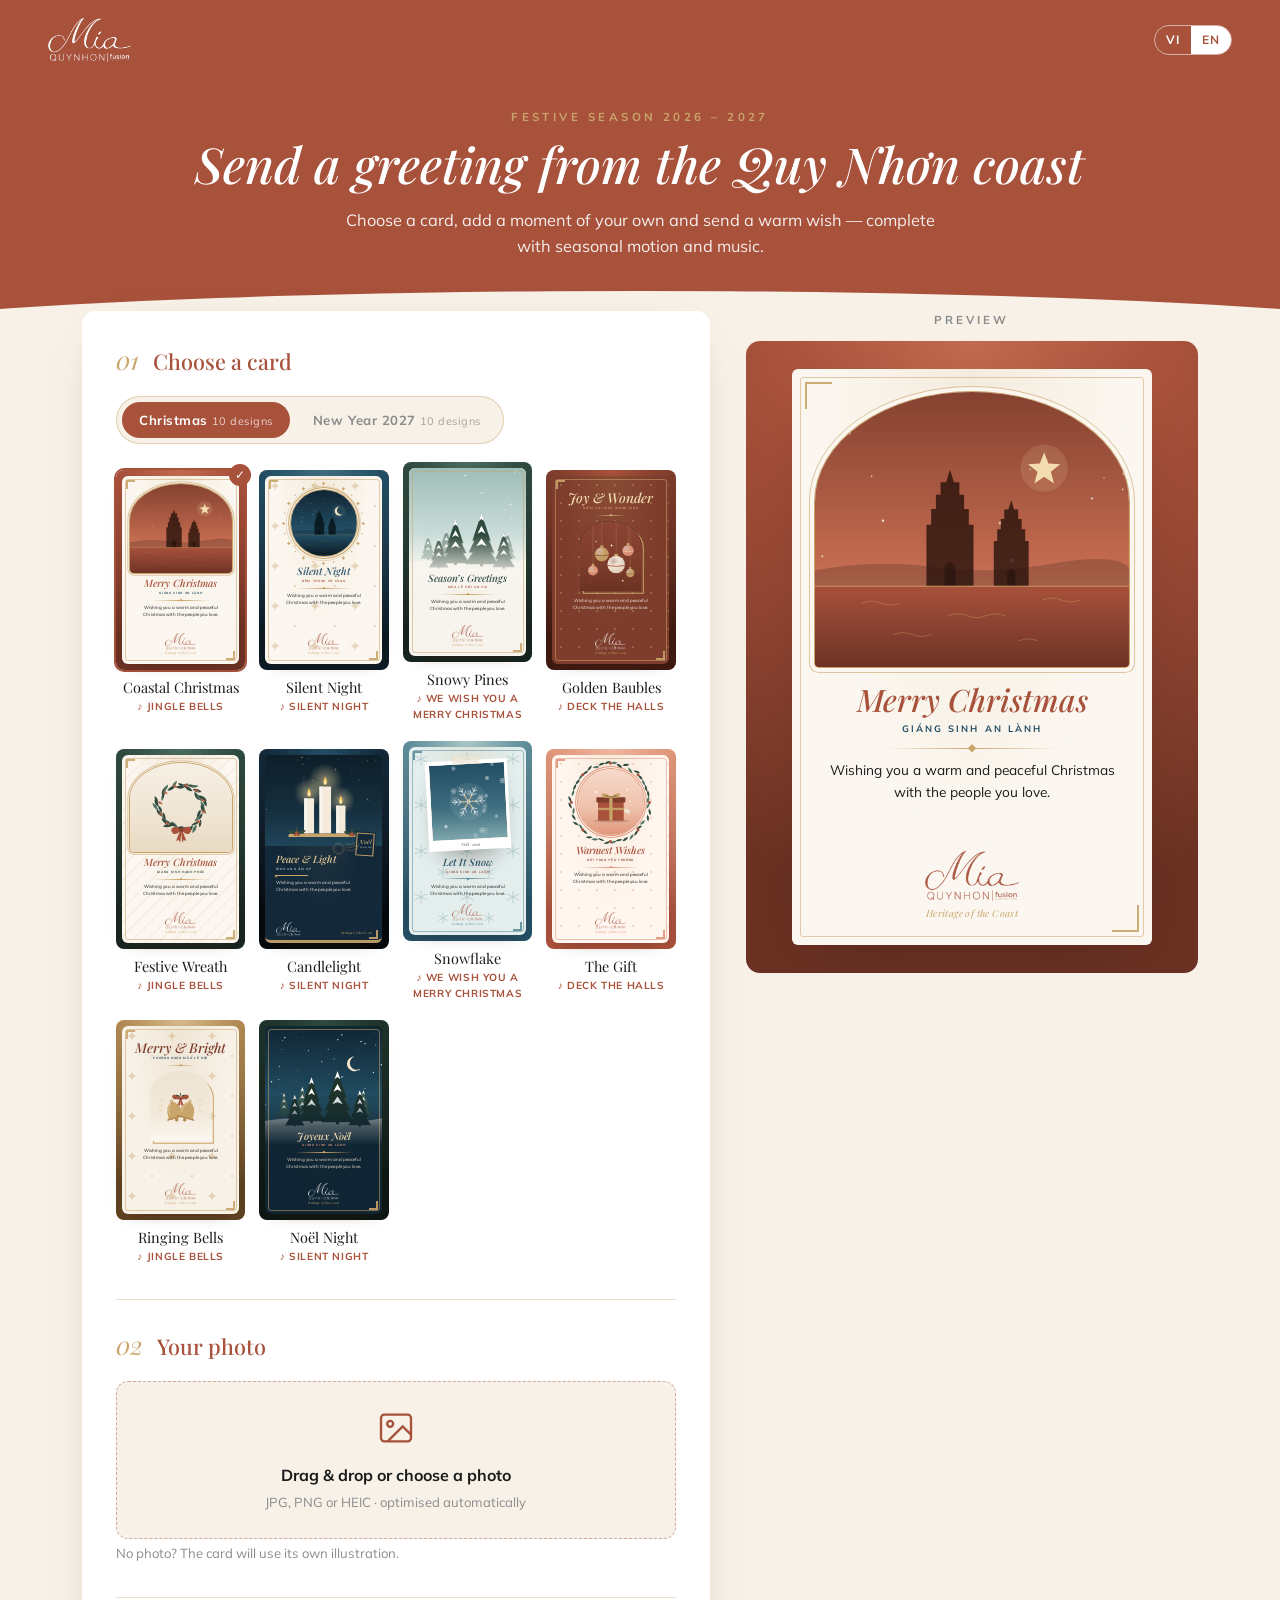
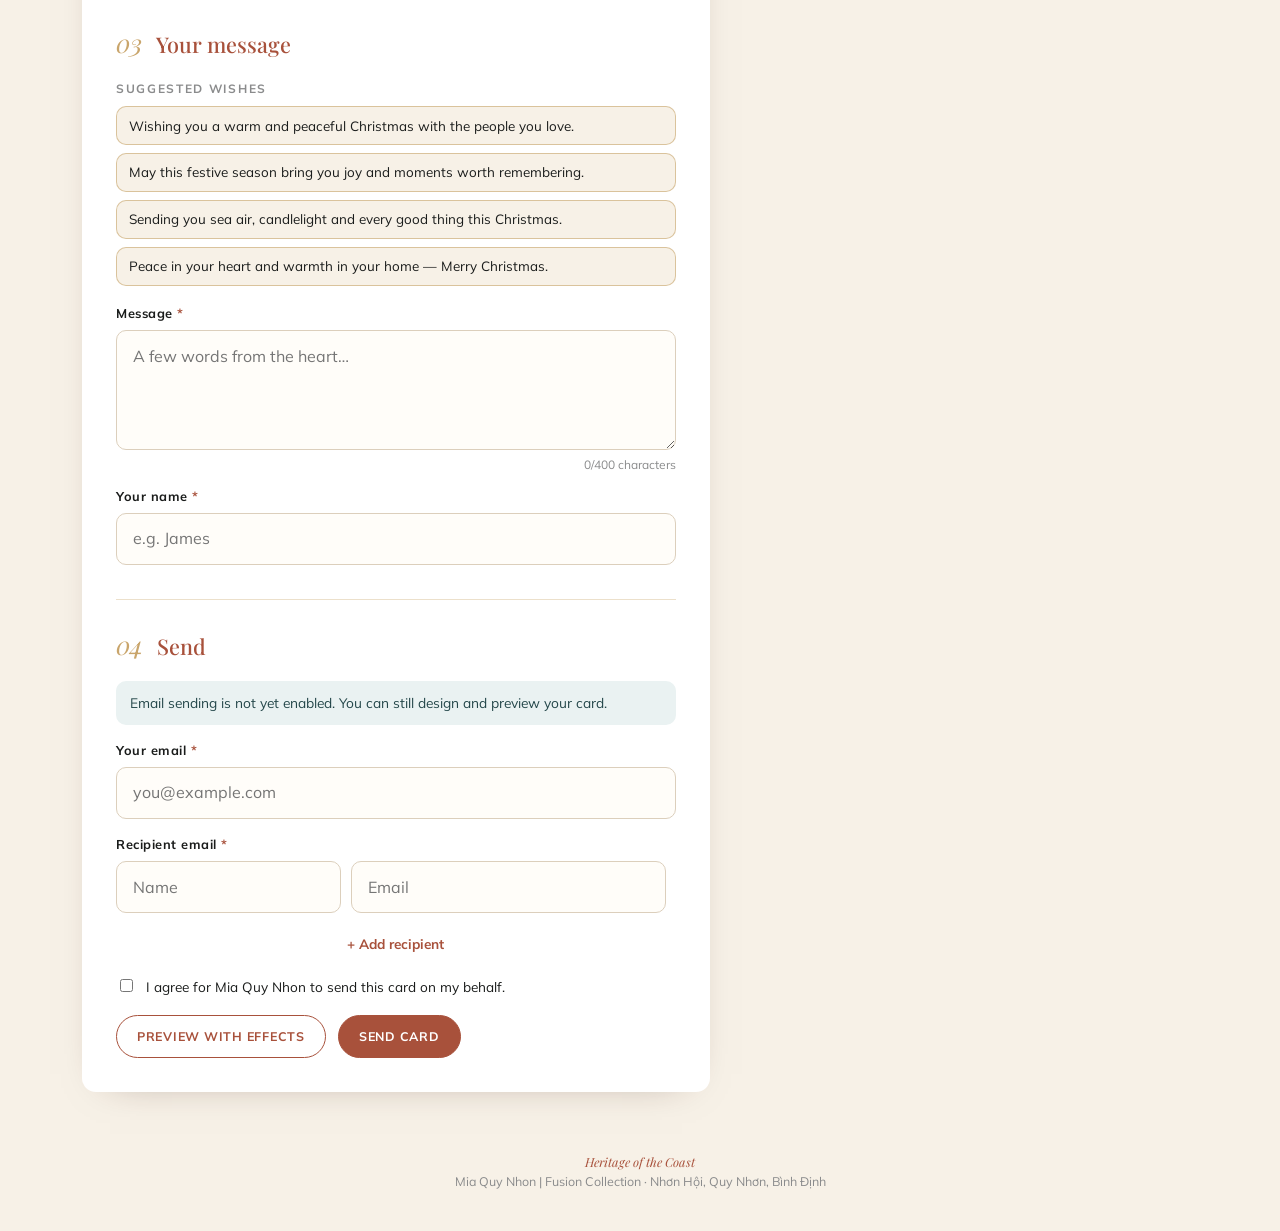
<file: ecard/index.html>
<!DOCTYPE html>
<html lang="vi">
<head>
  <meta charset="utf-8">
  <script>/* Deep links: #demo-<theme> or #preview open the card viewer */
    if (/^#(demo-[a-z0-9-]+|preview)$/.test(location.hash)) location.replace('card.html' + location.hash);</script>
  <meta name="viewport" content="width=device-width, initial-scale=1">
  <title>Gửi Thiệp Mùa Lễ Hội · Festive eCards — Mia Quy Nhon</title>
  <meta name="description" content="Gửi thiệp Giáng Sinh và Năm Mới từ Mia Quy Nhon | Fusion Collection. Send a festive eCard from the Quy Nhơn coast.">
  <meta property="og:title" content="Festive eCards — Mia Quy Nhon | Fusion Collection">
  <meta property="og:description" content="Send a Christmas or New Year greeting from the Quy Nhơn coast.">
  <meta name="theme-color" content="#A8513B">
  <link rel="icon" href="assets/img/logo-terracotta.png">
  <link rel="preconnect" href="https://fonts.googleapis.com">
  <link rel="preconnect" href="https://fonts.gstatic.com" crossorigin>
  <link href="https://fonts.googleapis.com/css2?family=Mulish:ital,wght@0,400;0,700;1,400&family=Playfair+Display:ital,wght@0,400;0,500;1,400;1,500&display=swap" rel="stylesheet">
  <link rel="stylesheet" href="assets/css/ecard.css">
</head>
<body>
  <header class="topbar">
    <a href="https://miaquynhon.com" target="_blank" rel="noopener"><img class="topbar__logo" src="assets/img/logo-white.png" alt="Mia Quy Nhon | Fusion Collection"></a>
    <div class="lang" role="group" aria-label="Language">
      <button type="button" data-lang="vi" aria-pressed="true">VI</button>
      <button type="button" data-lang="en" aria-pressed="false">EN</button>
    </div>
  </header>

  <section class="hero">
    <p class="hero__eyebrow" data-i18n="heroEyebrow"></p>
    <h1 class="hero__title" data-i18n="heroTitle"></h1>
    <p class="hero__lede" data-i18n="heroLede"></p>
  </section>

  <main class="builder">
    <div class="panel">
      <form id="form" novalidate>
        <!-- Step 1 -->
        <section class="step">
          <div class="step__head"><span class="step__num">01</span><h2 class="step__title" data-i18n="step1"></h2></div>
          <div class="occasions" id="occasions" role="tablist"></div>
          <div class="templates" id="templates" role="radiogroup"></div>
        </section>

        <!-- Step 2 -->
        <section class="step">
          <div class="step__head"><span class="step__num">02</span><h2 class="step__title" data-i18n="step2"></h2></div>
          <label class="drop" id="drop">
            <svg class="drop__icon" viewBox="0 0 24 24" fill="none" stroke="currentColor" stroke-width="1.4" aria-hidden="true"><rect x="3" y="4" width="18" height="16" rx="2"/><circle cx="8.5" cy="9.5" r="1.8"/><path d="M21 16l-5-5-9 9"/></svg>
            <p class="drop__title" data-i18n="uploadTitle"></p>
            <p class="drop__hint" data-i18n="uploadHint"></p>
            <input type="file" id="photo" accept="image/*" class="sr-only">
          </label>
          <p class="muted" data-i18n="uploadNone"></p>
          <div class="photo-tools" id="photoTools">
            <img id="photoThumb" alt="">
            <label><span data-i18n="photoPos"></span><input type="range" id="photoPos" min="0" max="100" value="50"></label>
            <button type="button" class="linkbtn" id="photoRemove" data-i18n="removePhoto"></button>
          </div>
        </section>

        <!-- Step 3 -->
        <section class="step">
          <div class="step__head"><span class="step__num">03</span><h2 class="step__title" data-i18n="step3"></h2></div>
          <p class="chips__label" data-i18n="suggestions"></p>
          <div class="chips" id="chips"></div>
          <label class="field"><span><span data-i18n="message"></span> <em>*</em></span>
            <textarea class="input" id="message" maxlength="400" data-i18n-ph="messagePh"></textarea>
          </label>
          <div class="counter"><span id="count">0</span>/<span id="max">400</span> <span data-i18n="chars"></span></div>
          <label class="field"><span><span data-i18n="fromName"></span> <em>*</em></span>
            <input class="input" id="fromName" maxlength="60" autocomplete="name" data-i18n-ph="fromNamePh">
          </label>
        </section>

        <!-- Step 4 -->
        <section class="step" id="sendStep">
          <div class="step__head"><span class="step__num">04</span><h2 class="step__title" data-i18n="step4"></h2></div>
          <p class="notice notice--info" id="configNotice" data-i18n="notConfigured"></p>
          <label class="field"><span><span data-i18n="fromEmail"></span> <em>*</em></span>
            <input class="input" id="fromEmail" type="email" maxlength="120" autocomplete="email" placeholder="you@example.com">
          </label>
          <div class="field"><span><span data-i18n="recipients"></span> <em>*</em></span>
            <div id="recipients"></div>
            <button type="button" class="linkbtn" id="addRecipient" data-i18n="addRecipient"></button>
          </div>
          <input class="hp" type="text" id="website" tabindex="-1" autocomplete="off" aria-hidden="true">
          <label class="check"><input type="checkbox" id="consent"> <span data-i18n="consent"></span></label>
          <p class="notice notice--error" id="error" role="alert"></p>
          <div class="actions">
            <button type="button" class="btn btn--ghost" id="previewBtn" data-i18n="preview"></button>
            <button type="submit" class="btn" id="sendBtn" data-i18n="send"></button>
          </div>
        </section>
      </form>

      <div class="done" id="done" hidden>
        <svg class="done__seal" viewBox="0 0 84 84" aria-hidden="true"><circle cx="42" cy="42" r="40" fill="#A8513B"/><circle cx="42" cy="42" r="33" fill="none" stroke="#C9A56B" stroke-width="1.5"/><path d="M28 43l9 9 19-20" fill="none" stroke="#F3DDB0" stroke-width="3.5" stroke-linecap="round" stroke-linejoin="round"/></svg>
        <h2 data-i18n="sentTitle"></h2>
        <p data-i18n="sentBody"></p>
        <div class="actions" style="justify-content:center">
          <a class="btn btn--ghost" id="viewSent" target="_blank" rel="noopener" data-i18n="viewCard"></a>
          <button type="button" class="btn" id="another" data-i18n="another"></button>
        </div>
      </div>
    </div>

    <aside class="preview" aria-live="polite">
      <p class="preview__label" data-i18n="livePreview"></p>
      <div class="preview__stage" id="stage"><div id="card"></div></div>
    </aside>
  </main>

  <footer class="site-foot"><em>Heritage of the Coast</em><br><span data-i18n="footer"></span></footer>

  <script src="assets/js/config.js"></script>
  <script src="assets/js/motifs.js"></script>
  <script src="assets/js/themes.js"></script>
  <script src="assets/js/builder.js"></script>
</body>
</html>
</file>
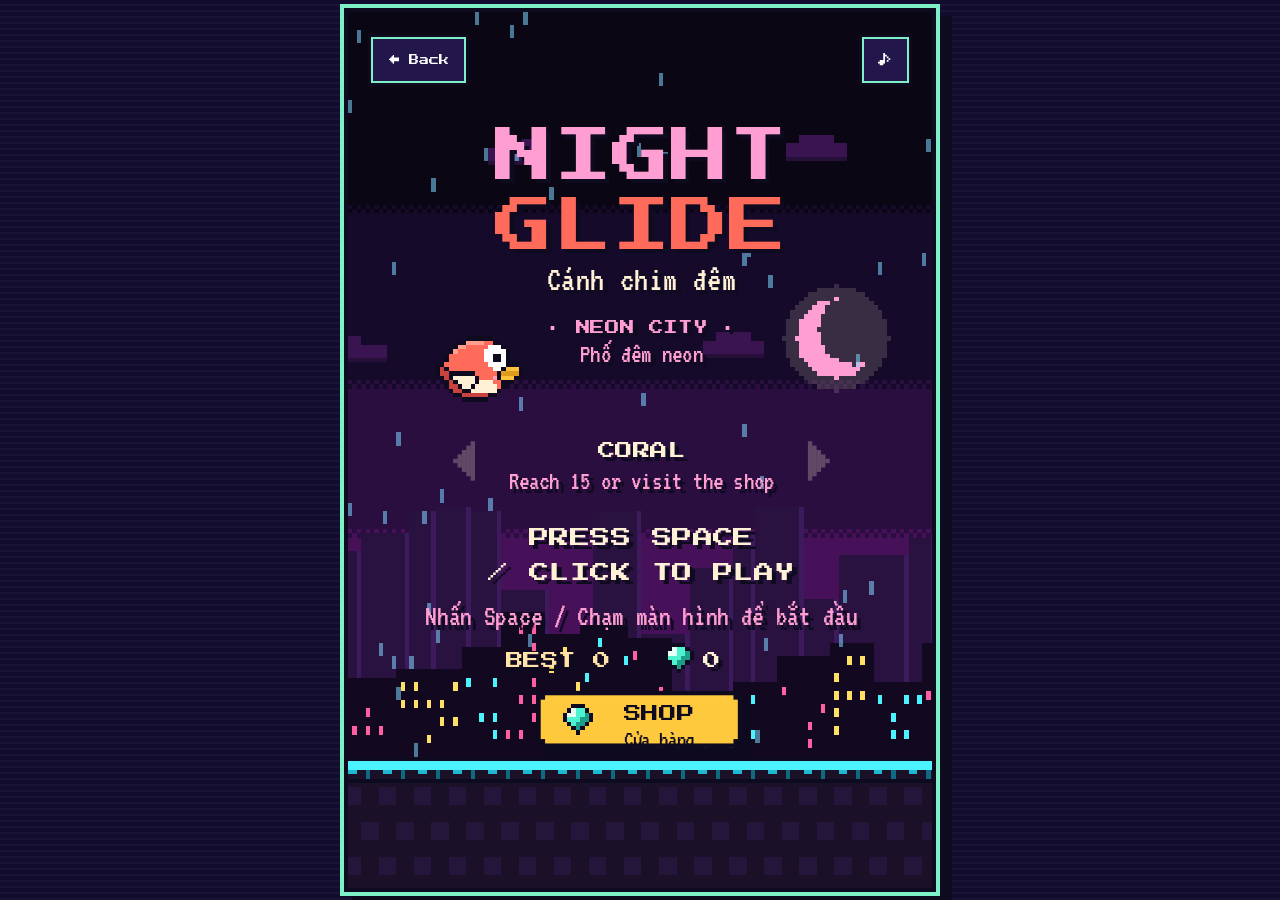
<file: game.html>
<!DOCTYPE html>
<html lang="vi">
<head>
<meta charset="utf-8">
<meta name="viewport" content="width=device-width, initial-scale=1, maximum-scale=1, user-scalable=no">
<title>Night Glide — Cánh chim đêm</title>
<link rel="preconnect" href="https://fonts.googleapis.com">
<link rel="preconnect" href="https://fonts.gstatic.com" crossorigin>
<link href="https://fonts.googleapis.com/css2?family=Press+Start+2P&family=VT323&display=swap" rel="stylesheet">
<style>
  :root {
    --night: #120C2E;
    --mint: #7EF0C8;
    --white: #FFFFFF;
    --outline: #1A1033;
  }
  * { box-sizing: border-box; margin: 0; padding: 0; }
  html, body {
    height: 100%;
    background: var(--night);
    background-image: repeating-linear-gradient(0deg, rgba(255,255,255,.03) 0 2px, transparent 2px 6px);
    overflow: hidden;
    touch-action: none;
    -webkit-user-select: none;
    user-select: none;
    -webkit-tap-highlight-color: transparent;
  }
  body {
    display: flex;
    align-items: center;
    justify-content: center;
    font-family: "Press Start 2P", "Courier New", monospace;
  }
  #stage {
    position: relative;
    aspect-ratio: 2 / 3;
    height: min(calc(100vh - 24px), calc(150vw - 36px));
    max-height: 900px;
    box-shadow: 0 0 0 4px #0E0A1F, 0 0 0 8px #7EF0C8, 12px 12px 0 8px #0E0A1F;
    border-radius: 0;
    overflow: hidden;
  }
  canvas { display: block; width: 100%; height: 100%; cursor: pointer; image-rendering: pixelated; image-rendering: crisp-edges; }
  #back {
    position: absolute; top: 2.5%; left: 3.5%;
    height: 6%; display: flex; align-items: center;
    padding: 0 3%;
    border: 3px solid #0E0A1F;
    box-shadow: inset 0 0 0 2px var(--mint);
    background: #22164A;
    color: var(--white); text-decoration: none;
    font-family: "Press Start 2P", "Courier New", monospace;
    font-size: clamp(7px, 1.2vh, 10px);
  }
  #mute {
    position: absolute; top: 2.5%; right: 3.5%;
    width: 9%; aspect-ratio: 1;
    border: 3px solid #0E0A1F;
    box-shadow: inset 0 0 0 2px var(--mint);
    background: #22164A;
    color: var(--white);
    font-family: "Press Start 2P", "Courier New", monospace;
    font-size: clamp(9px, 1.6vh, 14px);
    cursor: pointer;
  }
</style>
</head>
<body>
<div id="stage">
  <canvas id="game" aria-label="Night Glide game"></canvas>
  <a id="back" href="index.html" aria-label="Back">← Back</a>
  <button id="mute" type="button" aria-label="Toggle sound">♪</button>
</div>

<script>
(() => {
  'use strict';

  // ───────────────────────── Specs ─────────────────────────
  const W = 400, H = 600, FPS = 60, STEP = 1000 / FPS;
  const GROUND_H = 90;
  const GROUND_Y = H - GROUND_H;

  const BIRD_W = 60, BIRD_H = 45;
  const BIRD_X = 90;
  const GRAVITY = 0.5;
  const FLY_SPEED = -8;
  const MAX_FALL = 11;

  const COL_W = 72;          // column (pillar) width
  const GAP = 160;           // blank gap between upper and lower column
  const DISTANCE = 200;      // horizontal distance between consecutive columns
  const SPEED = 2;           // scroll speed (px per frame)
  const GAP_MIN_Y = 70;
  const GAP_MAX_Y = GROUND_Y - GAP - 50;

  const MILESTONE = 15;      // a reward every 15 points
  const MAGNET_FRAMES = 8 * FPS;

  const STATE = { READY: 'ready', PLAY: 'play', OVER: 'over', SHOP: 'shop' };

  // Shared UI colours (scene colours live in THEMES)
  const C = {
    coral: '#FF6B5B', cream: '#FFF1D6', outline: '#0E0A1F', lilac: '#C9BCFF',
    gem: '#4DF2D0', gemLight: '#E8FFF6', gemDark: '#1C9E8A',
    gold: '#FFC93D', goldLight: '#FFF0A8', goldDark: '#C98A12',
    shield: '#7FD8FF', magnet: '#FF4D5E',
  };

  // ───────────────────────── Scenes (one is picked for every new flight) ─────────────────────────
  const THEMES = [
    { id: 'night', name: 'STARRY NIGHT', vi: 'Đêm đầy sao',
      sky: ['#120B2B', '#1F1248', '#33196A', '#55247E', '#86357F'], stars: '#FFF1D6',
      cel: { type: 'moon', c: '#FFE3A8', d: '#E0B872', x: 112, y: 74, r: 10 },
      cloud: ['#6A3F94', '#4A2A78'], ridge: 'hills', far: ['#2A1856', '#4A2F86'], near: '#170E36',
      stone: ['#8C8FB8', '#C4C8E8', '#5A5C8A', '#6B6E9C'], cap: ['#3FD9A8', '#7EF0C8', '#1C8F78'],
      ground: ['#2A1A4F', '#33226A'], edge: ['#7EF0C8', '#3FD9A8', '#1C8F78'],
      weather: 'none', panel: '#22164A', text: '#C9BCFF' },
    { id: 'desert', name: 'DESERT DUSK', vi: 'Hoàng hôn sa mạc',
      sky: ['#2B1438', '#5C1F45', '#A33A4A', '#E0663F', '#F7A64A'], stars: '#FFD9B0',
      cel: { type: 'sun', c: '#FFE07A', d: '#F7A64A', x: 36, y: 128, r: 17 },
      cloud: ['#C8505A', '#8E2F4A'], ridge: 'dunes', far: ['#B5483F', '#D9674A'], near: '#6E2335',
      stone: ['#D9A066', '#F2CE8E', '#A86B3C', '#B87A48'], cap: ['#2EC4B6', '#8FF0E4', '#178A80'],
      ground: ['#C98A4B', '#B37840'], edge: ['#F2CE8E', '#D9A066', '#8C5A2E'],
      weather: 'dust', panel: '#4A1C3A', text: '#FFD3A8' },
    { id: 'snow', name: 'SNOWY NIGHT', vi: 'Đêm tuyết',
      sky: ['#07142B', '#0D2347', '#163A63', '#21557F', '#3B7699'], stars: '#E6F4FF',
      cel: { type: 'moon', c: '#EAF6FF', d: '#B8D4EA', x: 112, y: 70, r: 9 },
      cloud: ['#2E5A80', '#1F4466'], ridge: 'peaks', far: ['#1B3B5E', '#E6F4FF'], near: '#0E2440',
      stone: ['#9FD3E8', '#E2F6FF', '#5E9AB8', '#7DB8D2'], cap: ['#E6F4FF', '#FFFFFF', '#9DB8D2'],
      ground: ['#DCE9F6', '#C4D8EC'], edge: ['#FFFFFF', '#E6F0FA', '#9DB8D2'],
      weather: 'snow', panel: '#0F2A4A', text: '#BFE3FF' },
    { id: 'neon', name: 'NEON CITY', vi: 'Phố đêm neon',
      sky: ['#0A0614', '#160A2A', '#2A0E40', '#47115A', '#6E1466'], stars: null,
      cel: { type: 'crescent', c: '#FF9ED2', d: '#FF5FA2', x: 112, y: 74, r: 9 },
      cloud: ['#3A1450', '#26103A'], ridge: 'city', far: ['#2A1240', '#3D1A5C'], near: '#120820',
      windows: ['#FFE066', '#4DF2FF', '#FF5FA2'],
      stone: ['#5B5F7A', '#8A8FB0', '#3A3D52', '#4A4D66'], cap: ['#FF3FA4', '#FF9ED2', '#B0207A'],
      ground: ['#1A1028', '#24163A'], edge: ['#4DF2FF', '#1FB8D0', '#0E6A80'],
      weather: 'rain', panel: '#1A0C2E', text: '#FF9ED2' },
    { id: 'forest', name: 'FIREFLY FOREST', vi: 'Rừng đom đóm',
      sky: ['#06140F', '#0B231A', '#123527', '#1C4A35', '#2E6247'], stars: '#E8FFD6',
      cel: { type: 'crescent', c: '#F5F0C8', d: '#C8C08A', x: 112, y: 74, r: 9 },
      cloud: ['#24503C', '#173A2B'], ridge: 'pines', far: ['#143A2A', '#1F5039'], near: '#081A12',
      stone: ['#8A6A4A', '#B8936A', '#5C4430', '#6E5238'], cap: ['#7BC950', '#B8F08A', '#3E8A2C'],
      ground: ['#2A3A1E', '#334826'], edge: ['#9BE06A', '#5FAE3A', '#2E6A1E'],
      weather: 'fireflies', panel: '#10291D', text: '#CFF5B0' },
  ];

  // ───────────────────────── Rewards ─────────────────────────
  const MEDALS = [
    { name: 'BRONZE',   vi: 'Đồng',      c: '#D98A4A', d: '#8C4E22' },
    { name: 'SILVER',   vi: 'Bạc',       c: '#D8DEE8', d: '#8890A0' },
    { name: 'GOLD',     vi: 'Vàng',      c: '#FFC93D', d: '#C98A12' },
    { name: 'PLATINUM', vi: 'Bạch kim',  c: '#A8F0E8', d: '#4AA89E' },
    { name: 'DIAMOND',  vi: 'Kim cương', c: '#8AD8FF', d: '#3A86C8' },
    { name: 'LEGEND',   vi: 'Huyền thoại', c: '#FF7AD9', d: '#B0308E' },
  ];
  const medalFor = tier => tier > 0 ? MEDALS[Math.min(tier, MEDALS.length) - 1] : null;

  // Skins 1–4 unlock free at milestones (tier × 15) or can be bought; 5–7 are shop exclusives.
  const SKINS = [
    { name: 'CORAL',    R: '#FF6B5B', r: '#C8433D', L: '#FFA08F', price: 0 },
    { name: 'OCEAN',    R: '#4D9BE6', r: '#2F5FB0', L: '#9CD3FF', price: 60,  tier: 1 },
    { name: 'LIME',     R: '#7ED957', r: '#3E9C35', L: '#C2F59A', price: 120, tier: 2 },
    { name: 'ROYAL',    R: '#A66BFF', r: '#6B3FC8', L: '#D2B4FF', price: 200, tier: 3 },
    { name: 'GHOST',    R: '#E4E8FF', r: '#9AA2CC', L: '#FFFFFF', price: 400, tier: 4 },
    { name: 'CANDY',    R: '#FF8AC8', r: '#C8508E', L: '#FFC4E4', price: 150 },
    { name: 'MIDNIGHT', R: '#3A4A8C', r: '#232E5E', L: '#7A8CD8', price: 250 },
    { name: 'SUNSET',   R: '#FF8A3D', r: '#C8501E', L: '#FFC08A', price: 350 },
  ];
  const BOOSTS = {
    shield: { name: 'START SHIELD', vi: 'Khiên khởi đầu', price: 30 },
    magnet: { name: 'START MAGNET', vi: 'Nam châm khởi đầu', price: 40 },
  };
  const MAX_STOCK = 9;

  // ───────────────────────── Storage ─────────────────────────
  const store = {
    get(k, d) { try { const v = localStorage.getItem('night-glide-' + k); return v === null ? d : Number(v); } catch (e) { return d; } },
    set(k, v) { try { localStorage.setItem('night-glide-' + k, String(v)); } catch (e) { /* storage unavailable */ } },
  };
  let best = store.get('best', 0);
  let gemsTotal = store.get('gems', 0);
  // Owned skins as a bitmask (migrates the earlier "unlocked up to tier" value)
  let owned = store.get('owned', -1);
  if (owned < 0) owned = (1 << (Math.min(store.get('unlocked', 0), 4) + 1)) - 1;
  owned |= 1;
  const ownsSkin = i => (owned >> i) & 1;
  let skin = store.get('skin', 0);
  if (!SKINS[skin] || !ownsSkin(skin)) skin = 0;
  const stock = { shield: store.get('shieldStock', 0), magnet: store.get('magnetStock', 0) };
  const saveStock = () => { store.set('shieldStock', stock.shield); store.set('magnetStock', stock.magnet); };

  // ───────────────────────── Canvas ─────────────────────────
  const canvas = document.getElementById('game');
  const ctx = canvas.getContext('2d');
  function resize() {
    const dpr = Math.min(window.devicePixelRatio || 1, 3);
    const r = canvas.getBoundingClientRect();
    canvas.width = Math.round(r.width * dpr);
    canvas.height = Math.round(r.height * dpr);
    ctx.setTransform(canvas.width / W, 0, 0, canvas.height / H, 0, 0);
  }
  window.addEventListener('resize', resize);

  // ───────────────────────── Audio (synthesised) ─────────────────────────
  const Sound = (() => {
    let ac = null, muted = false;
    const ensure = () => {
      if (!ac) {
        const AC = window.AudioContext || window.webkitAudioContext;
        if (AC) ac = new AC();
      }
      if (ac && ac.state === 'suspended') ac.resume();
      return ac;
    };
    function tone({ type = 'sine', from, to, dur, vol = 0.2, delay = 0 }) {
      if (muted || !ensure()) return;
      const t = ac.currentTime + delay;
      const o = ac.createOscillator(), g = ac.createGain();
      o.type = type;
      o.frequency.setValueAtTime(from, t);
      if (to) o.frequency.exponentialRampToValueAtTime(to, t + dur);
      g.gain.setValueAtTime(0.0001, t);
      g.gain.exponentialRampToValueAtTime(vol, t + 0.01);
      g.gain.exponentialRampToValueAtTime(0.0001, t + dur);
      o.connect(g).connect(ac.destination);
      o.start(t); o.stop(t + dur + 0.02);
    }
    function noise(dur, vol) {
      if (muted || !ensure()) return;
      const len = Math.floor(ac.sampleRate * dur);
      const buf = ac.createBuffer(1, len, ac.sampleRate);
      const d = buf.getChannelData(0);
      for (let i = 0; i < len; i++) d[i] = (Math.random() * 2 - 1) * (1 - i / len);
      const src = ac.createBufferSource(), g = ac.createGain(), f = ac.createBiquadFilter();
      f.type = 'lowpass'; f.frequency.value = 900;
      g.gain.value = vol;
      src.buffer = buf;
      src.connect(f).connect(g).connect(ac.destination);
      src.start();
    }
    return {
      unlock: ensure,
      wing:   () => tone({ type: 'triangle', from: 520, to: 880, dur: 0.09, vol: 0.12 }),
      point:  () => { tone({ from: 988, dur: 0.09, vol: 0.16 }); tone({ from: 1319, dur: 0.18, vol: 0.16, delay: 0.08 }); },
      gem:    n => tone({ type: 'square', from: 1046 + Math.min(n, 10) * 70, dur: 0.07, vol: 0.06 }),
      coin:   () => { tone({ type: 'square', from: 1319, dur: 0.06, vol: 0.07 }); tone({ type: 'square', from: 1760, dur: 0.14, vol: 0.07, delay: 0.06 }); },
      power:  () => [523, 659, 784, 1046].forEach((f, i) => tone({ type: 'triangle', from: f, dur: 0.1, vol: 0.12, delay: i * 0.06 })),
      fanfare:() => [523, 659, 784, 1046, 784, 1046, 1319].forEach((f, i) => tone({ type: 'square', from: f, dur: i === 6 ? 0.4 : 0.11, vol: 0.07, delay: i * 0.09 })),
      shield: () => { noise(0.12, 0.3); tone({ type: 'triangle', from: 880, to: 330, dur: 0.25, vol: 0.12 }); },
      skin:   () => tone({ type: 'square', from: 660, dur: 0.05, vol: 0.05 }),
      hit:    () => { noise(0.18, 0.5); tone({ type: 'square', from: 220, to: 70, dur: 0.25, vol: 0.12 }); },
      die:    () => tone({ type: 'sawtooth', from: 440, to: 110, dur: 0.5, vol: 0.08, delay: 0.22 }),
      toggle() { muted = !muted; return muted; },
    };
  })();

  // ───────────────────────── Helpers ─────────────────────────
  const rand = (a, b) => a + Math.random() * (b - a);
  const clamp = (v, a, b) => Math.max(a, Math.min(b, v));
  const hash = n => { const s = Math.sin(n * 12.9898 + 78.233) * 43758.5453; return s - Math.floor(s); };

  // ───────────────────────── Pixel buffer ─────────────────────────
  // The world is painted on a low-resolution buffer (1 art pixel = 3 screen px)
  // and scaled up with nearest-neighbour sampling. UI text uses pixel fonts at full res.
  const P = 3;
  const LW = Math.ceil(W / P), LH = H / P;       // 134 × 200
  const LG = GROUND_Y / P;                        // ground line in art pixels (170)
  const L = v => Math.round(v / P);
  const buf = document.createElement('canvas');
  buf.width = LW; buf.height = LH;
  const b = buf.getContext('2d');
  b.imageSmoothingEnabled = false;
  const rect = (x, y, w, h, c) => { b.fillStyle = c; b.fillRect(x, y, w, h); };

  const FONT_HEAD = '"Press Start 2P", "Courier New", monospace';
  const FONT_BODY = '"VT323", "Courier New", monospace';
  if (document.fonts && document.fonts.load) {
    document.fonts.load('16px "Press Start 2P"').catch(() => {});
    document.fonts.load('20px "VT323"').catch(() => {});
  }

  // ───────────────────────── Sprites ─────────────────────────
  function sprite(rows, pal) {
    const h = rows.length, w = Math.max(...rows.map(r => r.length));
    const c = document.createElement('canvas'); c.width = w; c.height = h;
    const g = c.getContext('2d');
    rows.forEach((r, y) => [...r].forEach((ch, x) => {
      if (pal[ch]) { g.fillStyle = pal[ch]; g.fillRect(x, y, 1, 1); }
    }));
    return c;
  }
  const BODY = [
    '.......KKKKKK.......',
    '.....KKLLLLRRKK.....',
    '....KLLRRRRRwwwK....',
    '...KLRRRRRRwwwwwK...',
    '..KRRRRRRRRwwKEwK...',
    '..KRRRRRRRRwwKEwK...',
    'KKRRRRRRRRRRwwwwKKK.',
    'KrKRRRRRRRRRRwwKYYYK',
    'KrrKRRRRRRRRRRKyyyyK',
    '.KrRRRRRRRRRRPKYYYK.',
    '..KrRRRRWWWWWRRKKK..',
    '..KrrRWWWWWWWWRK....',
    '...KrrWWWWWWWWK.....',
    '....KKrrrrrrKK......',
    '......KKKKKK........',
  ];
  const DEAD = BODY.map((r, i) => (i === 4 || i === 5) ? r.replace('KEwK', i === 4 ? 'KwKK' : 'KKwK') : r);
  const WINGS = [
    { x: 2, y: 1, rows: ['KK.......', 'KWK......', 'KWWKK....', 'KWWWWK...', '.KWWWWK..', '..KKKKK..'] },
    { x: 2, y: 6, rows: ['.KKKKK...', 'KWWWWWK..', 'KWWWWWWK.', '.KKKKKK..'] },
    { x: 2, y: 8, rows: ['.KKKKKK..', '.KWWWWWK.', '..KWWWWK.', '...KWWK..', '....KK...'] },
  ];
  function composeBird(bodyRows, wing, pal) {
    const c = document.createElement('canvas'); c.width = 20; c.height = 15;
    const g = c.getContext('2d');
    g.drawImage(sprite(bodyRows, pal), 0, 0);
    g.drawImage(sprite(wing.rows, pal), wing.x, wing.y);
    return c;
  }
  const SKIN_SPRITES = SKINS.map(s => {
    const pal = { K: C.outline, R: s.R, r: s.r, L: s.L, W: C.cream, E: C.outline, w: '#FFFFFF', Y: '#FFC23D', y: '#E09A1E', P: '#FF9EB5' };
    return { frames: WINGS.map(w => composeBird(BODY, w, pal)), dead: composeBird(DEAD, WINGS[1], pal) };
  });

  const GEM_IMG = sprite([
    '..KKK..',
    '.KLggK.',
    'KLLggdK',
    'KgggddK',
    '.KgddK.',
    '..KdK..',
    '...K...',
  ], { K: C.outline, L: C.gemLight, g: C.gem, d: C.gemDark });
  const MAGNET_IMG = sprite([
    'KKK.KKK',
    'KwK.KwK',
    'KRK.KRK',
    'KRKKKRK',
    'KRRRRRK',
    '.KRRRK.',
    '..KKK..',
  ], { K: C.outline, w: '#E8ECFF', R: C.magnet });

  // ───────────────────────── Scene state ─────────────────────────
  const RIDGE = 256;
  let T = THEMES[0], themeIndex = -1;
  let FAR = [], NEAR = [], NEAR_ID = [], NEAR_START = [];
  let stars = [], weather = [];
  const clouds = Array.from({ length: 5 }, (_, i) => ({ x: i * 110 + rand(0, 60), y: rand(40, 200), s: rand(0.6, 1.2) }));
  let bgOffset = 0, hillOffset = 0, nearOffset = 0, groundOffset = 0;

  const wave = (amp, base, k1, k2, ph) => Array.from({ length: RIDGE }, (_, x) =>
    Math.round(base + Math.sin(2 * Math.PI * k1 * x / RIDGE + ph) * amp + Math.sin(2 * Math.PI * k2 * x / RIDGE + ph * 2) * amp * 0.35));

  function blocks(minW, maxW, minH, maxH) {   // skyline of rectangular blocks
    const h = new Array(RIDGE), id = new Array(RIDGE), start = new Array(RIDGE);
    let x = 0, n = 0;
    while (x < RIDGE) {
      const w = Math.min(Math.floor(rand(minW, maxW)), RIDGE - x), hh = Math.floor(rand(minH, maxH));
      for (let i = 0; i < w; i++) { h[x + i] = hh; id[x + i] = n; start[x + i] = x; }
      x += w; n++;
    }
    return { h, id, start };
  }

  function spikes(spacingMin, spacingMax, hMin, hMax, slope, base) {  // peaks / pine tops (seamless)
    const h = new Array(RIDGE).fill(base);
    const tops = [];
    for (let x = 0; x < RIDGE; x += Math.floor(rand(spacingMin, spacingMax))) tops.push({ x, h: rand(hMin, hMax) });
    for (let x = 0; x < RIDGE; x++) {
      for (const t of tops) {
        for (const shift of [-RIDGE, 0, RIDGE]) {
          const v = t.h - Math.abs(x - (t.x + shift)) * slope;
          if (v > h[x]) h[x] = v;
        }
      }
      h[x] = Math.round(h[x]);
    }
    return h;
  }

  function pickTheme() {
    let i;
    do { i = Math.floor(Math.random() * THEMES.length); } while (i === themeIndex && THEMES.length > 1);
    themeIndex = i; T = THEMES[i];
    const ph = rand(0, Math.PI * 2);
    NEAR_ID = []; NEAR_START = [];
    switch (T.ridge) {
      case 'dunes': FAR = wave(9, 30, 2, 5, ph); NEAR = wave(7, 13, 3, 7, ph + 1); break;
      case 'peaks': FAR = spikes(18, 34, 34, 62, 1.6, 18); NEAR = wave(4, 12, 4, 13, ph); break;
      case 'city': {
        FAR = blocks(5, 12, 26, 58).h;
        const nb = blocks(8, 17, 12, 34); NEAR = nb.h; NEAR_ID = nb.id; NEAR_START = nb.start; break;
      }
      case 'pines': FAR = wave(6, 26, 3, 9, ph); NEAR = spikes(5, 9, 14, 30, 2.4, 6); break;
      default: FAR = wave(9, 36, 3, 11, ph); NEAR = wave(5, 15, 5, 17, ph + 1.3);
    }
    stars = T.stars ? Array.from({ length: 34 }, () => ({ x: Math.floor(rand(0, LW)), y: Math.floor(rand(4, 100)), p: Math.floor(rand(0, 120)), big: Math.random() < 0.2 })) : [];
    weather = T.weather === 'none' ? [] : Array.from({ length: T.weather === 'rain' ? 46 : 36 }, () => ({ x: rand(0, LW), y: rand(0, LG), v: rand(0, 1), p: rand(0, 100) }));
  }

  // ───────────────────────── Game objects ─────────────────────────
  const bird = { x: BIRD_X, y: 0, vy: 0, rot: 0, flapTimer: 0, frame: 0, t: 0 };
  let columns = [], items = [], particles = [];
  let state = STATE.READY;
  let score = 0, isNewBest = false, overTimer = 0, flash = 0, scorePulse = 0;
  let gemsRun = 0, combo = 0, comboTimer = 0, tierRun = 0;
  let shield = false, invuln = 0, magnet = 0;
  let banner = null;       // milestone banner { tier, t, newSkin, bonus }
  let toast = null;        // small pickup message { text, t, c }

  function reset() {
    bird.y = H * 0.42; bird.vy = 0; bird.rot = 0; bird.flapTimer = 0; bird.t = 0;
    columns = []; items = []; particles = [];
    score = 0; isNewBest = false; overTimer = 0; flash = 0; scorePulse = 0;
    gemsRun = 0; combo = 0; comboTimer = 0; tierRun = 0;
    shield = false; invuln = 0; magnet = 0; banner = null; toast = null;
    state = STATE.READY;
    pickTheme();
  }

  function spawnColumn(x) {
    const gapY = Math.round(rand(GAP_MIN_Y, GAP_MAX_Y));
    const gc = gapY + GAP / 2;
    const prev = columns[columns.length - 1];
    columns.push({ x, gapY, passed: false });

    // In the gap: a gem or (rarely) a star coin
    const r = Math.random();
    if (r < 0.1) items.push({ x: x + COL_W / 2, y: gc, type: 'coin', t: 0 });
    else if (r < 0.65) items.push({ x: x + COL_W / 2, y: gc + rand(-20, 20), type: 'gem', t: 0 });

    // Between columns: an arc of gems, sometimes with a power-up at its crest
    if (prev && Math.random() < 0.7) {
      const midX = x - DISTANCE / 2;
      const midY = clamp((prev.gapY + GAP / 2 + gc) / 2, 60, GROUND_Y - 60);
      const powerChance = score >= 2 ? 0.14 : 0;
      [-28, 0, 28].forEach((dx, i) => {
        const y = midY - (i === 1 ? 14 : 0);
        if (i === 1 && Math.random() < powerChance) {
          items.push({ x: midX + dx, y, type: Math.random() < 0.5 ? 'shield' : 'magnet', t: 0 });
        } else {
          items.push({ x: midX + dx, y, type: 'gem', t: i * 8 });
        }
      });
    }
  }

  function burst(x, y, colors, n, speed = 2, gravity = 0, life = 28) {
    for (let i = 0; i < n; i++) {
      const a = Math.random() * Math.PI * 2, s = rand(0.4, 1) * speed;
      particles.push({ x, y, vx: Math.cos(a) * s, vy: Math.sin(a) * s, g: gravity, life, max: life, c: colors[i % colors.length], big: Math.random() < 0.3 });
    }
  }

  function flap() {
    bird.vy = FLY_SPEED;
    bird.flapTimer = 14;
    Sound.wing();
    for (let i = 0; i < 4; i++) {
      particles.push({ x: bird.x - 18, y: bird.y + rand(-6, 10), vx: rand(-2.2, -0.8), vy: rand(-0.6, 0.8), g: 0, life: 26, max: 26, c: C.cream });
    }
  }

  function collect(it) {
    it.taken = true;
    switch (it.type) {
      case 'gem':
        combo = comboTimer > 0 ? combo + 1 : 0; comboTimer = 50;
        gemsRun += 1; Sound.gem(combo);
        burst(it.x, it.y, [C.gem, C.gemLight], 6, 1.6);
        break;
      case 'coin':
        gemsRun += 5; Sound.coin();
        burst(it.x, it.y, [C.gold, C.goldLight], 10, 2);
        toast = { text: '+5', t: 50, c: C.gold, x: it.x, y: it.y };
        break;
      case 'shield':
        if (shield) { gemsRun += 5; toast = { text: '+5', t: 50, c: C.gold, x: it.x, y: it.y }; }
        else { shield = true; toast = { text: 'SHIELD', t: 60, c: C.shield, x: it.x, y: it.y }; }
        Sound.power(); burst(it.x, it.y, [C.shield, '#FFFFFF'], 12, 2.2);
        break;
      case 'magnet':
        magnet = MAGNET_FRAMES; Sound.power();
        toast = { text: 'MAGNET', t: 60, c: C.magnet, x: it.x, y: it.y };
        burst(it.x, it.y, [C.magnet, '#FFFFFF'], 12, 2.2);
        break;
    }
  }

  function milestone(tier) {
    tierRun = tier;
    const bonus = 10 * tier;
    gemsRun += bonus;
    shield = true;
    let newSkin = null;
    const unlock = SKINS.findIndex(sk => sk.tier === tier);
    if (unlock > 0 && !ownsSkin(unlock)) {
      owned |= 1 << unlock; store.set('owned', owned);
      newSkin = SKINS[unlock].name;
    }
    banner = { tier, t: 170, newSkin, bonus };
    const m = medalFor(tier);
    for (let i = 0; i < 3; i++) burst(rand(80, 320), rand(90, 220), [m.c, C.cream, C.gem, C.coral], 18, 3, 0.08, 50);
    Sound.fanfare();
  }

  // Shield absorbs a hit; returns true if the bird survives.
  function absorb(kind) {
    if (!shield) return false;
    shield = false; invuln = 70; flash = 0.5;
    Sound.shield();
    burst(bird.x, bird.y, [C.shield, '#FFFFFF'], 16, 3);
    if (kind === 'ground') bird.vy = FLY_SPEED;
    if (kind === 'ceiling') bird.vy = 2;
    return true;
  }

  function gameOver() {
    if (state === STATE.OVER) return;
    state = STATE.OVER;
    flash = 1;
    Sound.hit(); Sound.die();
    if (score > best) { best = score; isNewBest = true; store.set('best', best); }
    gemsTotal += gemsRun; store.set('gems', gemsTotal);
  }

  // ───────────────────────── Input ─────────────────────────
  const SKIN_Y = 306;
  const arrowHit = (x, y) => {
    if (y < SKIN_Y - 26 || y > SKIN_Y + 26) return 0;
    if (x > 70 && x < 140) return -1;
    if (x > 260 && x < 330) return 1;
    return 0;
  };
  const ownedList = () => SKINS.map((_, i) => i).filter(ownsSkin);
  function changeSkin(dir) {
    const list = ownedList();
    if (list.length < 2) return false;
    const k = list.indexOf(skin);
    skin = list[(k + dir + list.length) % list.length];
    store.set('skin', skin);
    Sound.skin();
    return true;
  }

  // ── Shop ──
  const SHOP_ROWS = [
    ...SKINS.map((sk, i) => ({ kind: 'skin', i })).slice(1),
    { kind: 'shield' }, { kind: 'magnet' },
  ];
  const SHOP_Y0 = 112, ROW_H = 42;
  const SHOP_BACK = { x: 110, y: 508, w: 180, h: 42 };
  const READY_SHOP = { x: 130, y: 466, w: 140, h: 40 };
  const OVER_SHOP = { x: 130, y: 415, w: 140, h: 40 };
  let shopSel = 0, shopMsg = null;
  const inRect = (x, y, r) => x !== undefined && x >= r.x && x <= r.x + r.w && y >= r.y && y <= r.y + r.h;

  function openShop() {
    if (state === STATE.OVER) reset();
    state = STATE.SHOP; shopMsg = null;
    Sound.skin();
  }
  function closeShop() { state = STATE.READY; Sound.skin(); }

  function rowStatus(row) {
    if (row.kind === 'skin') {
      if (!ownsSkin(row.i)) return { label: String(SKINS[row.i].price), price: SKINS[row.i].price };
      return { label: skin === row.i ? 'IN USE' : 'EQUIP', price: 0, owned: true };
    }
    const full = stock[row.kind] >= MAX_STOCK;
    return { label: full ? 'FULL' : String(BOOSTS[row.kind].price), price: BOOSTS[row.kind].price, full };
  }

  function buy(idx) {
    const row = SHOP_ROWS[idx]; if (!row) return;
    shopSel = idx;
    const st = rowStatus(row);
    const say = (text, c) => { shopMsg = { text, t: 90, c, row: idx }; };
    if (row.kind === 'skin' && st.owned) {
      skin = row.i; store.set('skin', skin); Sound.skin();
      say('EQUIPPED · ĐÃ CHỌN', C.cream);
      return;
    }
    if (st.full) { say('STOCK FULL · ĐÃ ĐẦY', T.text); return; }
    if (gemsTotal < st.price) { say(`NEED ${st.price - gemsTotal} MORE GEMS`, C.coral); Sound.hit(); return; }
    gemsTotal -= st.price; store.set('gems', gemsTotal);
    if (row.kind === 'skin') {
      owned |= 1 << row.i; store.set('owned', owned);
      skin = row.i; store.set('skin', skin);
    } else {
      stock[row.kind]++; saveStock();
    }
    Sound.coin(); Sound.power();
    burst(330, SHOP_Y0 + idx * ROW_H + 20, [C.gem, C.gold, C.cream], 16, 2.4);
    say('PURCHASED! · ĐÃ MUA', C.gem);
  }

  function shopTap(x, y) {
    if (inRect(x, y, SHOP_BACK)) { closeShop(); return; }
    const idx = Math.floor((y - SHOP_Y0) / ROW_H);
    if (x >= 20 && x <= 380 && idx >= 0 && idx < SHOP_ROWS.length) buy(idx);
  }

  function startFlight() {
    state = STATE.PLAY;
    if (stock.shield > 0) { stock.shield--; shield = true; }
    if (stock.magnet > 0) { stock.magnet--; magnet = MAGNET_FRAMES; }
    saveStock();
    spawnColumn(W + 40);
    flap();
  }

  const overReady = () => overTimer > 35 && bird.y + BIRD_H / 2 >= GROUND_Y - 1;

  function press(x, y) {
    Sound.unlock();
    if (state === STATE.SHOP) {
      if (x !== undefined) shopTap(x, y); else buy(shopSel);
    } else if (state === STATE.READY) {
      if (inRect(x, y, READY_SHOP)) { openShop(); return; }
      if (x !== undefined) { const d = arrowHit(x, y); if (d && changeSkin(d)) return; }
      startFlight();
    } else if (state === STATE.PLAY) {
      flap();
    } else if (state === STATE.OVER && overReady()) {
      if (inRect(x, y, OVER_SHOP)) openShop(); else reset();
    }
  }
  window.addEventListener('keydown', e => {
    if (state === STATE.SHOP) {
      if (e.code === 'ArrowDown' || e.code === 'ArrowUp') {
        e.preventDefault();
        shopSel = (shopSel + (e.code === 'ArrowDown' ? 1 : -1) + SHOP_ROWS.length) % SHOP_ROWS.length;
      } else if (e.code === 'Space' || e.code === 'Enter') { e.preventDefault(); if (!e.repeat) buy(shopSel); }
      else if (e.code === 'Escape' || e.code === 'Backspace' || e.code === 'KeyS') { e.preventDefault(); closeShop(); }
      return;
    }
    if (e.code === 'KeyS' && (state === STATE.READY || (state === STATE.OVER && overReady()))) { e.preventDefault(); openShop(); return; }
    if (e.code === 'Space' || e.code === 'ArrowUp' || e.code === 'Enter') {
      e.preventDefault();
      if (!e.repeat) press();
    } else if (state === STATE.READY && (e.code === 'ArrowLeft' || e.code === 'ArrowRight')) {
      e.preventDefault();
      changeSkin(e.code === 'ArrowLeft' ? -1 : 1);
    }
  });
  canvas.addEventListener('pointerdown', e => {
    e.preventDefault();
    const r = canvas.getBoundingClientRect();
    press((e.clientX - r.left) / r.width * W, (e.clientY - r.top) / r.height * H);
  });
  const muteBtn = document.getElementById('mute');
  muteBtn.addEventListener('pointerdown', e => e.stopPropagation());
  const backBtn = document.getElementById('back');
  if (backBtn) backBtn.addEventListener('pointerdown', e => e.stopPropagation());
  muteBtn.addEventListener('click', () => {
    const m = Sound.toggle();
    muteBtn.textContent = m ? 'X' : '♪';
    muteBtn.blur();
  });

  // ───────────────────────── Collision ─────────────────────────
  function birdBox() {
    const insetX = 9, insetY = 8;
    return { l: bird.x - BIRD_W / 2 + insetX, r: bird.x + BIRD_W / 2 - insetX, t: bird.y - BIRD_H / 2 + insetY, b: bird.y + BIRD_H / 2 - insetY };
  }
  function hitsColumn(c, bx) {
    if (bx.r <= c.x || bx.l >= c.x + COL_W) return false;
    return bx.t < c.gapY || bx.b > c.gapY + GAP;
  }

  // ───────────────────────── Update (fixed 60 FPS step) ─────────────────────────
  function updateWeather() {
    for (const w of weather) {
      switch (T.weather) {
        case 'snow': w.y += 0.18 + w.v * 0.25; w.x += Math.sin((bird.t + w.p * 10) / 40) * 0.12 - 0.12; break;
        case 'rain': w.y += 2.6 + w.v; w.x -= 0.9; break;
        case 'dust': w.x -= 0.9 + w.v * 1.2; w.y += Math.sin((bird.t + w.p * 10) / 30) * 0.08; break;
        case 'fireflies': w.x += Math.sin((bird.t + w.p * 13) / 55) * 0.18 - 0.08; w.y += Math.cos((bird.t + w.p * 7) / 45) * 0.12; break;
      }
      if (w.y > LG) { w.y = -3; w.x = rand(0, LW + 20); }
      if (w.x < -4) { w.x = LW + 2; if (T.weather !== 'fireflies') w.y = rand(0, LG); }
      if (T.weather === 'fireflies') w.y = clamp(w.y, 60, LG - 4);
    }
  }

  function update() {
    bird.t++;
    if (bird.flapTimer > 0) bird.flapTimer--;
    bird.frame = bird.flapTimer > 0 ? Math.floor(bird.t / 3) % 3 : 1;
    updateWeather();

    if (state !== STATE.OVER) {
      bgOffset = (bgOffset + SPEED * 0.15) % (LW * P);
      hillOffset = (hillOffset + SPEED * 0.35) % (RIDGE * P);
      nearOffset = (nearOffset + SPEED * 0.6) % (RIDGE * P);
      groundOffset = (groundOffset + SPEED) % 24;
      for (const c of clouds) { c.x -= SPEED * 0.15 * c.s; if (c.x < -90) { c.x = W + rand(10, 80); c.y = rand(40, 200); } }
    }

    if (state === STATE.READY || state === STATE.SHOP) {
      bird.y = H * 0.42 + Math.sin(bird.t / 12) * 7;
      bird.rot = 0;
      if (bird.t % 30 === 0) bird.flapTimer = 12;
    } else if (state === STATE.PLAY) {
      bird.vy = Math.min(bird.vy + GRAVITY, MAX_FALL);
      bird.y += bird.vy;
      bird.rot = Math.max(-0.45, Math.min(1.35, bird.vy * 0.09));
      if (invuln > 0) invuln--;
      if (magnet > 0) magnet--;
      if (comboTimer > 0) comboTimer--;

      // Columns
      for (const c of columns) c.x -= SPEED;
      const last = columns[columns.length - 1];
      if (last && last.x <= W + 40 - (COL_W + DISTANCE)) spawnColumn(last.x + COL_W + DISTANCE);
      columns = columns.filter(c => c.x + COL_W > -10);

      // Collectibles
      for (const it of items) {
        it.x -= SPEED; it.t++;
        if (magnet > 0 && (it.type === 'gem' || it.type === 'coin')) {
          const dx = bird.x - it.x, dy = bird.y - it.y, d = Math.hypot(dx, dy);
          if (d < 170) { it.x += dx / d * 6; it.y += dy / d * 6; }
        }
        const dy = it.y + Math.sin(it.t / 12) * 3 - bird.y;
        if (!it.taken && Math.hypot(it.x - bird.x, dy) < 27) collect(it);
      }
      items = items.filter(it => !it.taken && it.x > -20);

      // Scoring
      for (const c of columns) {
        if (!c.passed && bird.x > c.x + COL_W) {
          c.passed = true; score++; scorePulse = 1; Sound.point();
          if (score % MILESTONE === 0) milestone(score / MILESTONE);
        }
      }

      // Collisions
      const bx = birdBox();
      if (bx.t <= 0) { if (!absorb('ceiling')) { bird.y = BIRD_H / 2 - 8; gameOver(); } else bird.y = BIRD_H / 2 - 6; }
      else if (bx.b >= GROUND_Y) { if (!absorb('ground')) { bird.y = GROUND_Y - BIRD_H / 2 + 8; gameOver(); } else bird.y = GROUND_Y - BIRD_H / 2 + 6; }
      else if (invuln === 0 && columns.some(c => hitsColumn(c, bx))) { if (!absorb('column')) gameOver(); }
    } else if (state === STATE.OVER) {
      overTimer++;
      if (bird.y + BIRD_H / 2 < GROUND_Y) {
        bird.vy = Math.min(bird.vy + GRAVITY * 1.4, MAX_FALL * 1.3);
        bird.y = Math.min(bird.y + bird.vy, GROUND_Y - BIRD_H / 2);
        bird.rot = Math.min(bird.rot + 0.12, Math.PI / 2);
      } else {
        bird.rot = Math.PI / 2;
      }
    }

    for (const p of particles) { p.x += p.vx; p.y += p.vy; p.vy += p.g || 0; p.life--; }
    particles = particles.filter(p => p.life > 0);
    if (banner && --banner.t <= 0) banner = null;
    if (shopMsg && --shopMsg.t <= 0) shopMsg = null;
    if (toast && --toast.t <= 0) toast = null;
    if (flash > 0) flash = Math.max(0, flash - 0.06);
    if (scorePulse > 0) scorePulse = Math.max(0, scorePulse - 0.07);
  }

  // ───────────────────────── Drawing: world (low-res buffer) ─────────────────────────
  function disc(cx, cy, r, c) {
    for (let dy = -r; dy <= r; dy++) {
      const half = Math.floor(Math.sqrt(r * r - dy * dy));
      rect(cx - half, cy + dy, half * 2 + 1, 1, c);
    }
  }

  function drawSky() {
    const bands = [46, 40, 34, 28, 22];
    let y = 0;
    T.sky.forEach((col, i) => {
      rect(0, y, LW, bands[i], col);
      const next = T.sky[i + 1];
      if (next) {
        b.fillStyle = next;
        for (let x = 0; x < LW; x++) b.fillRect(x, y + bands[i] - 2 + (x & 1), 1, 1);
      }
      y += bands[i];
    });
    rect(0, y, LW, LG - y, T.sky[4]);

    for (const s of stars) {
      const sx = ((s.x - Math.floor(bgOffset / P)) % LW + LW) % LW;
      if ((bird.t + s.p) % 120 < 100) {
        rect(sx, s.y, 1, 1, T.stars);
        if (s.big && (bird.t + s.p) % 60 < 30) { rect(sx - 1, s.y, 3, 1, T.stars); rect(sx, s.y - 1, 1, 3, T.stars); }
      }
    }

    const cel = T.cel, mx = cel.x - Math.floor(bgOffset / P / 5), my = cel.y, r = cel.r;
    b.fillStyle = cel.type === 'sun' ? 'rgba(255,224,122,0.22)' : 'rgba(255,240,210,0.15)';
    for (let dy = -r - 3; dy <= r + 3; dy++) {
      const half = Math.floor(Math.sqrt((r + 3) ** 2 - dy * dy));
      b.fillRect(mx - half, my + dy, half * 2 + 1, 1);
    }
    if (cel.type === 'crescent') {
      for (let dy = -r; dy <= r; dy++) for (let dx = -r; dx <= r; dx++) {
        if (dx * dx + dy * dy <= r * r && (dx - 4) ** 2 + (dy + 2) ** 2 > (r - 1) ** 2) rect(mx + dx, my + dy, 1, 1, cel.c);
      }
    } else {
      disc(mx, my, r, cel.c);
      if (cel.type === 'moon') {
        rect(mx - 4, my - 4, 3, 2, cel.d); rect(mx + 3, my + 2, 2, 2, cel.d); rect(mx - 2, my + 5, 2, 1, cel.d);
      } else {   // retro sun: stripes cut through the lower half
        for (let k = 0; k < 4; k++) rect(mx - r, my + 3 + k * 4, r * 2 + 1, 1 + (k >> 1), T.sky[4]);
        rect(mx - r + 4, my - r + 4, 3, 2, '#FFF6C8');
      }
    }

    for (const c of clouds) {
      const cx = Math.round(c.x / P), cy = Math.round(c.y / P) + 10, s = c.s > 0.9 ? 2 : 1;
      rect(cx - 6 * s, cy, 14 * s, 3, T.cloud[0]);
      rect(cx - 3 * s, cy - 2, 8 * s, 2, T.cloud[0]);
      rect(cx - 6 * s, cy + 3, 14 * s, 1, T.cloud[1]);
    }
  }

  function drawRidges() {
    const fo = Math.floor(hillOffset / P), no = Math.floor(nearOffset / P);
    for (let x = 0; x < LW; x++) {
      const fi = (x + fo) % RIDGE, hf = FAR[fi];
      rect(x, LG - hf, 1, hf, T.far[0]);
      if (T.ridge === 'peaks') { if (hf > 40) rect(x, LG - hf, 1, Math.min(4, hf - 40), T.far[1]); }
      else if (T.ridge === 'city') { if (FAR[fi] !== FAR[(fi + 1) % RIDGE]) rect(x, LG - hf, 1, hf, T.far[1]); }
      else rect(x, LG - hf, 1, 1, T.far[1]);
    }
    for (let x = 0; x < LW; x++) {
      const ni = (x + no) % RIDGE, hn = NEAR[ni];
      rect(x, LG - hn, 1, hn, T.near);
      if (T.ridge === 'city') {     // lit windows, stable per building
        const id = NEAR_ID[ni], lx = ni - NEAR_START[ni];
        if (lx % 3 === 1) {
          for (let wy = LG - hn + 3; wy < LG - 3; wy += 4) {
            if (hash(id * 31 + lx * 7 + wy) < 0.42) rect(x, wy, 1, 2, T.windows[id % 3]);
          }
        }
      }
    }
  }

  function drawWeather() {
    for (const w of weather) {
      const x = Math.round(w.x), y = Math.round(w.y);
      switch (T.weather) {
        case 'snow': rect(x, y, w.v > 0.7 ? 2 : 1, w.v > 0.7 ? 2 : 1, '#FFFFFF'); break;
        case 'rain': rect(x, y, 1, 3, 'rgba(127,216,255,0.55)'); break;
        case 'dust': rect(x, y, 1, 1, 'rgba(255,211,160,0.6)'); break;
        case 'fireflies':
          if ((bird.t + Math.floor(w.p * 7)) % 90 < 55) { rect(x, y, 1, 1, '#E8FF7A'); b.fillStyle = 'rgba(232,255,122,0.25)'; b.fillRect(x - 1, y - 1, 3, 3); }
          break;
      }
    }
  }

  function drawPillar(x, top, bottom, capAtBottom) {
    const w = COL_W / P;
    if (bottom <= top) return;
    const [stone, light, dark, mortar] = T.stone;
    rect(x, top, w, bottom - top, stone);
    rect(x + 2, top, 3, bottom - top, light);
    rect(x + w - 4, top, 3, bottom - top, dark);
    const anchor = capAtBottom ? bottom : top;
    for (let y = top; y < bottom; y++) {
      const d = y - anchor, ry = ((d % 6) + 6) % 6, course = Math.floor(d / 6);
      if (ry === 0) rect(x + 1, y, w - 2, 1, mortar);
      else if (course & 1) rect(x + 12, y, 1, 1, mortar);
      else { rect(x + 6, y, 1, 1, mortar); rect(x + 18, y, 1, 1, mortar); }
    }
    rect(x, top, 1, bottom - top, C.outline);
    rect(x + w - 1, top, 1, bottom - top, C.outline);

    const cw = w + 4, ch = 6, cx = x - 2, cy = capAtBottom ? bottom - ch : top;
    const [cap, capL, capD] = T.cap;
    rect(cx, cy, cw, ch, C.outline);
    rect(cx + 1, cy + 1, cw - 2, ch - 2, cap);
    rect(cx + 2, cy + 1, cw - 8, 1, capL);
    rect(cx + cw - 4, cy + 1, 2, ch - 2, capD);
    for (let gx = cx + 4; gx < cx + cw - 4; gx += 6) rect(gx, cy + 3, 2, 1, capL);
  }

  function drawColumns() {
    for (const c of columns) {
      const x = Math.round(c.x / P);
      drawPillar(x, -2, L(c.gapY), true);
      drawPillar(x, L(c.gapY + GAP), LG, false);
    }
  }

  function drawGround() {
    const off = Math.floor(groundOffset / P) % 8;
    rect(0, LG, LW, LH - LG, T.ground[0]);
    rect(0, LG, LW, 1, C.outline);
    rect(0, LG + 1, LW, 2, T.edge[0]);
    for (let x = -off; x < LW + 8; x += 8) { rect(x + 1, LG + 3, 2, 1, T.edge[1]); rect(x + 5, LG + 3, 1, 2, T.edge[2]); }
    rect(0, LG + 5, LW, 1, C.outline);
    for (let row = 0; row < 3; row++) {
      for (let x = -off - (row & 1 ? 4 : 0); x < LW + 8; x += 8) rect(x, LG + 7 + row * 8, 4, 4, T.ground[1]);
    }
  }

  function drawItems() {
    for (const it of items) {
      const x = Math.round(it.x / P), y = Math.round((it.y + Math.sin(it.t / 12) * 3) / P);
      switch (it.type) {
        case 'gem': {
          b.drawImage(GEM_IMG, x - 3, y - 3);
          if ((it.t >> 3) % 6 === 0) rect(x - 1, y - 2, 1, 1, '#FFFFFF');
          break;
        }
        case 'coin': {   // spinning star coin
          const wds = [7, 5, 3, 5], wd = wds[(it.t >> 3) % 4];
          rect(x - (wd >> 1), y - 4, wd, 9, C.outline);
          rect(x - (wd >> 1), y - 3, wd, 7, C.outline);
          rect(x - (wd >> 1) + (wd > 3 ? 1 : 0), y - 3, Math.max(1, wd - 2), 7, C.gold);
          if (wd > 3) { rect(x, y - 2, 1, 5, C.goldLight); rect(x - 1, y, 3, 1, C.goldLight); }
          if (wd === 7) rect(x + 2, y - 2, 1, 4, C.goldDark);
          break;
        }
        case 'shield': {
          const pulse = (it.t >> 4) % 2;
          b.fillStyle = 'rgba(127,216,255,0.25)';
          for (let dy = -6; dy <= 6; dy++) { const h = Math.floor(Math.sqrt(36 - dy * dy)); b.fillRect(x - h, y + dy, h * 2 + 1, 1); }
          for (let a = 0; a < 32; a++) { const t = a / 32 * Math.PI * 2; rect(Math.round(x + Math.cos(t) * (6 + pulse)), Math.round(y + Math.sin(t) * (6 + pulse)), 1, 1, C.shield); }
          rect(x - 2, y - 3, 5, 4, '#FFFFFF'); rect(x - 1, y + 1, 3, 1, '#FFFFFF'); rect(x, y + 2, 1, 1, '#FFFFFF');
          rect(x - 1, y - 2, 3, 2, C.shield);
          break;
        }
        case 'magnet': {
          b.fillStyle = 'rgba(255,77,94,0.22)';
          for (let dy = -6; dy <= 6; dy++) { const h = Math.floor(Math.sqrt(36 - dy * dy)); b.fillRect(x - h, y + dy, h * 2 + 1, 1); }
          b.drawImage(MAGNET_IMG, x - 3, y - 3);
          break;
        }
      }
    }
  }

  function drawBird() {
    const set = SKIN_SPRITES[skin];
    const img = state === STATE.OVER ? set.dead : set.frames[bird.frame];
    const cx = Math.round(bird.x / P), cy = Math.round(bird.y / P);
    const blinkOut = invuln > 0 && (invuln >> 2) % 2 === 0;
    if (!blinkOut) {
      const rot = Math.round(bird.rot / (Math.PI / 8)) * (Math.PI / 8);
      b.save(); b.translate(cx, cy); b.rotate(rot); b.drawImage(img, -10, -8); b.restore();
    }
    if (shield && state === STATE.PLAY) {
      const rr = 13 + ((bird.t >> 4) % 2);
      for (let a = 0; a < 56; a++) {
        if ((a + (bird.t >> 2)) % 7 === 0) continue;
        const t = a / 56 * Math.PI * 2;
        rect(Math.round(cx + Math.cos(t) * rr), Math.round(cy + Math.sin(t) * (rr - 2)), 1, 1, C.shield);
      }
    }
    if (magnet > 0 && state === STATE.PLAY && (bird.t >> 3) % 2) {
      rect(cx - 15, cy - 1, 2, 1, C.magnet); rect(cx + 14, cy - 1, 2, 1, C.magnet);
    }
  }

  function drawParticles() {
    for (const p of particles) {
      if (p.life / p.max < 0.3 && p.life % 2) continue;
      const s = p.big ? 2 : 1;
      rect(Math.round(p.x / P), Math.round(p.y / P), s, s, p.c || C.cream);
    }
  }

  // ───────────────────────── Drawing: UI (full res) ─────────────────────────
  const snap = v => Math.round(v / P) * P;
  function text(str, x, y, { size = 16, color = C.cream, align = 'center', font = FONT_HEAD, shadow = C.outline, alpha = 1 } = {}) {
    ctx.save();
    ctx.globalAlpha = alpha;
    ctx.font = `${size}px ${font}`;
    ctx.textAlign = align;
    ctx.textBaseline = 'middle';
    if (shadow) { ctx.fillStyle = shadow; ctx.fillText(str, snap(x) + P, snap(y) + P); }
    ctx.fillStyle = color;
    ctx.fillText(str, snap(x), snap(y));
    ctx.restore();
  }
  function pixelBox(x, y, w, h, fill, border, shadow = true) {
    x = snap(x); y = snap(y); w = snap(w); h = snap(h);
    if (shadow) { ctx.fillStyle = 'rgba(14,10,31,0.6)'; ctx.fillRect(x + P * 2, y + P * 2, w, h); }
    ctx.fillStyle = border;
    ctx.fillRect(x + P, y, w - 2 * P, h);
    ctx.fillRect(x, y + P, w, h - 2 * P);
    ctx.fillStyle = fill;
    ctx.fillRect(x + 2 * P, y + P, w - 4 * P, h - 2 * P);
    ctx.fillRect(x + P, y + 2 * P, w - 2 * P, h - 4 * P);
  }
  function icon(img, x, y, scale = P) {
    ctx.imageSmoothingEnabled = false;
    ctx.drawImage(img, snap(x), snap(y), img.width * scale, img.height * scale);
  }
  function arrow(x, y, dir, color) {
    ctx.fillStyle = color;
    for (let i = 0; i < 5; i++) {
      const h = (5 - i) * 2 - 1;
      const cx = dir < 0 ? x - i * P : x + i * P;
      ctx.fillRect(snap(cx), snap(y - (h * P) / 2), P, h * P);
    }
  }
  function medalIcon(m, x, y) {
    const s = P, X = snap(x), Y = snap(y);
    ctx.fillStyle = C.coral; ctx.fillRect(X - 2 * s, Y - 6 * s, 2 * s, 4 * s);
    ctx.fillStyle = '#4D9BE6'; ctx.fillRect(X, Y - 6 * s, 2 * s, 4 * s);
    const rows = [[-1, 2], [-2, 4], [-3, 6], [-3, 6], [-3, 6], [-2, 4], [-1, 2]];
    rows.forEach(([o, w], i) => { ctx.fillStyle = C.outline; ctx.fillRect(X + (o - 1) * s, Y + (i - 2) * s, (w + 2) * s, s); });
    rows.forEach(([o, w], i) => { if (i > 0 && i < 6) { ctx.fillStyle = m.c; ctx.fillRect(X + o * s, Y + (i - 2) * s, w * s, s); } });
    ctx.fillStyle = m.d; ctx.fillRect(X + s, Y, s, 2 * s);
    ctx.fillStyle = '#FFFFFF'; ctx.fillRect(X - 2 * s, Y - s, s, s);
  }

  function drawHUD() {
    text(String(score), W / 2, 66 + (scorePulse > 0.5 ? -P : 0), { size: 36, color: C.cream });
    // Gems this flight (below the Back button)
    icon(GEM_IMG, 15, 72);
    text(String(gemsRun), 42, 84, { size: 12, align: 'left' });
    // Active power-ups (below the sound button)
    let px = 366;
    if (magnet > 0) {
      icon(MAGNET_IMG, px - 6, 72);
      const wbar = Math.ceil(magnet / MAGNET_FRAMES * 7) * P;
      ctx.fillStyle = C.outline; ctx.fillRect(px - 9, 99, 27, 6);
      ctx.fillStyle = C.magnet; ctx.fillRect(px - 9, 99, wbar, 6);
      px -= 33;
    }
    if (shield) {
      ctx.fillStyle = C.outline; ctx.fillRect(snap(px - 6), 72, 21, 24);
      ctx.fillStyle = C.shield; ctx.fillRect(snap(px - 3), 75, 15, 12);
      ctx.fillRect(snap(px), 87, 9, 3); ctx.fillRect(snap(px + 3), 90, 3, 3);
      ctx.fillStyle = '#FFFFFF'; ctx.fillRect(snap(px), 78, 3, 6);
    }
    if (toast) {
      const rise = (60 - toast.t) * 0.6;
      text(toast.text, toast.x, toast.y - 24 - rise, { size: 10, color: toast.c, alpha: Math.min(1, toast.t / 20) });
    }
    if (banner) drawBanner();
  }

  function drawBanner() {
    const m = medalFor(banner.tier);
    const age = 170 - banner.t;
    if (banner.t < 30 && (banner.t >> 2) % 2) return;     // blink out
    const drop = Math.max(0, 6 - Math.floor(age / 2)) * 12;
    const y = 104 - drop, hgt = banner.newSkin ? 120 : 98;
    ctx.save(); ctx.globalAlpha = 0.92;
    pixelBox(42, y, W - 84, hgt, T.panel, m.c);
    ctx.restore();
    medalIcon(m, 84, y + 40);
    text(`${banner.tier * MILESTONE}!`, 214, y + 24, { size: 20, color: m.c });
    text(`${m.name} MEDAL`, 214, y + 50, { size: 10, color: C.cream });
    text(`Huy chương ${m.vi}`, 214, y + 68, { size: 18, color: T.text, font: FONT_BODY });
    text(`+${banner.bonus} GEMS · +SHIELD`, W / 2, y + 86, { size: 18, color: C.gem, font: FONT_BODY });
    if (banner.newSkin) text(`NEW SKIN: ${banner.newSkin}`, W / 2, y + 106, { size: 10, color: C.gold });
  }

  function drawReady() {
    const bob = (Math.floor(bird.t / 20) % 2) * P;
    text('NIGHT', W / 2, 96 + bob, { size: 40, color: T.cap[1] });
    text('GLIDE', W / 2, 144 + bob, { size: 40, color: C.coral });
    text('Cánh chim đêm', W / 2, 182, { size: 24, color: C.cream, font: FONT_BODY });
    // Scene tag
    text(`· ${T.name} ·`, W / 2, 216, { size: 10, color: T.text });
    text(T.vi, W / 2, 234, { size: 18, color: T.text, font: FONT_BODY });

    // Skin selector
    const list = ownedList(), can = list.length > 1;
    arrow(84, SKIN_Y, -1, can ? C.cream : 'rgba(255,241,214,0.25)');
    arrow(316, SKIN_Y, 1, can ? C.cream : 'rgba(255,241,214,0.25)');
    text(SKINS[skin].name, W / 2, SKIN_Y - 6, { size: 12, color: C.cream });
    text(can ? `Skin ${list.indexOf(skin) + 1}/${list.length} · đổi màu chim` : `Reach ${MILESTONE} or visit the shop`, W / 2, SKIN_Y + 14, { size: 18, color: T.text, font: FONT_BODY });

    if (Math.floor(bird.t / 30) % 2 === 0) {
      text('PRESS SPACE', W / 2, 360, { size: 14 });
      text('/ CLICK TO PLAY', W / 2, 384, { size: 14 });
    }
    text('Nhấn Space / Chạm màn hình để bắt đầu', W / 2, 414, { size: 20, color: T.text, font: FONT_BODY });
    text(`BEST ${best}`, W / 2 - 56, 444, { size: 12, color: '#FFE3A8' });
    icon(GEM_IMG, W / 2 + 16, 433);
    text(String(gemsTotal), W / 2 + 44, 444, { size: 12, align: 'left' });
    shopButton(READY_SHOP);
    drawStock(15, 66, true);
  }

  function shopButton(r) {
    pixelBox(r.x, r.y, r.w, r.h, C.gold, C.outline);
    icon(GEM_IMG, r.x + 16, r.y + 9, 3);
    text('SHOP', r.x + r.w / 2 + 14, r.y + 15, { size: 12, color: C.outline, shadow: null });
    text('Cửa hàng', r.x + r.w / 2 + 14, r.y + 31, { size: 16, color: C.outline, font: FONT_BODY, shadow: null });
  }

  function shieldIcon(x, y) {
    x = snap(x); y = snap(y);
    ctx.fillStyle = C.outline; ctx.fillRect(x, y, 21, 24);
    ctx.fillStyle = C.shield; ctx.fillRect(x + 3, y + 3, 15, 12);
    ctx.fillRect(x + 6, y + 15, 9, 3); ctx.fillRect(x + 9, y + 18, 3, 3);
    ctx.fillStyle = '#FFFFFF'; ctx.fillRect(x + 6, y + 6, 3, 6);
  }

  // Start-of-flight boosts waiting to be used
  function drawStock(x, y, vertical = false) {
    const step = () => { if (vertical) y += 30; else x += 66; };
    if (stock.shield > 0) { shieldIcon(x, y); text(`×${stock.shield}`, x + 27, y + 12, { size: 10, align: 'left' }); step(); }
    if (stock.magnet > 0) { icon(MAGNET_IMG, x, y); text(`×${stock.magnet}`, x + 27, y + 12, { size: 10, align: 'left' }); }
  }

  function drawShop() {
    ctx.fillStyle = 'rgba(14,10,31,0.72)'; ctx.fillRect(0, 0, W, H);
    text('SHOP', W / 2, 46, { size: 26, color: C.gold });
    text('Cửa hàng · tiêu đá quý của bạn', W / 2, 74, { size: 18, color: T.text, font: FONT_BODY });
    icon(GEM_IMG, 300, 81);
    text(String(gemsTotal), 328, 92, { size: 12, align: 'left', color: C.gem });
    drawStock(18, 81);

    SHOP_ROWS.forEach((row, idx) => {
      const y = SHOP_Y0 + idx * ROW_H;
      const st = rowStatus(row);
      const sel = idx === shopSel;
      pixelBox(21, y, 358, ROW_H - 4, T.panel, sel ? C.gold : 'rgba(201,188,255,0.35)', false);
      let name, sub;
      if (row.kind === 'skin') {
        const sk = SKINS[row.i];
        icon(SKIN_SPRITES[row.i].frames[1], 30, y + 4, 2);
        name = sk.name;
        sub = st.owned ? 'Owned · Đã sở hữu' : sk.tier ? `Free at ${sk.tier * MILESTONE} pts · or buy` : 'Shop exclusive · Độc quyền';
      } else {
        if (row.kind === 'shield') shieldIcon(36, y + 7); else icon(MAGNET_IMG, 36, y + 8);
        name = BOOSTS[row.kind].name;
        sub = `${BOOSTS[row.kind].vi} · có ${stock[row.kind]}`;
      }
      text(name, 78, y + 13, { size: 10, align: 'left', color: C.cream });
      text(sub, 78, y + 28, { size: 16, align: 'left', color: T.text, font: FONT_BODY, shadow: null });

      const bx = 282, by = y + 5, bw = 88, bh = 28;
      const afford = st.price === 0 || gemsTotal >= st.price;
      const fill = st.owned ? (skin === row.i ? 'rgba(201,188,255,0.25)' : T.cap[0]) : st.full ? 'rgba(201,188,255,0.25)' : afford ? C.gold : 'rgba(255,107,91,0.45)';
      pixelBox(bx, by, bw, bh, fill, C.outline, false);
      if (st.owned || st.full) {
        text(st.label, bx + bw / 2, by + 15, { size: 9, color: C.outline, shadow: null });
      } else {
        icon(GEM_IMG, bx + 8, by + 4, 3);
        text(st.label, bx + 34, by + 15, { size: 10, align: 'left', color: C.outline, shadow: null });
      }
    });

    if (shopMsg) {
      const y = SHOP_Y0 + shopMsg.row * ROW_H + 19;
      ctx.save(); ctx.globalAlpha = Math.min(1, shopMsg.t / 20);
      pixelBox(60, y - 18, 280, 36, C.outline, shopMsg.c, false);
      text(shopMsg.text, W / 2, y, { size: 10, color: shopMsg.c, shadow: null });
      ctx.restore();
    }

    pixelBox(SHOP_BACK.x, SHOP_BACK.y, SHOP_BACK.w, SHOP_BACK.h, T.cap[0], C.outline);
    text('BACK', W / 2, SHOP_BACK.y + 15, { size: 12, color: C.outline, shadow: null });
    text('Quay lại', W / 2, SHOP_BACK.y + 31, { size: 16, color: C.outline, font: FONT_BODY, shadow: null });
  }

  function drawOver() {
    if (overTimer < 4) return;
    const k = Math.min(1, overTimer / 24);
    const py = snap(118 - Math.round((1 - k) * 8) * 12);
    text('GAME OVER', W / 2, py - 36, { size: 30, color: C.coral });

    pixelBox(51, py, W - 102, 222, T.panel, T.cap[1]);
    text('SCORE · ĐIỂM', W / 2, py + 24, { size: 20, color: T.text, font: FONT_BODY, shadow: null });
    text(String(score), W / 2, py + 52, { size: 28, color: C.cream });
    text('HIGH SCORE · KỶ LỤC', W / 2, py + 82, { size: 20, color: T.text, font: FONT_BODY, shadow: null });
    text(String(best), W / 2, py + 108, { size: 20, color: '#FFE3A8' });
    ctx.fillStyle = T.text;
    for (let i = -66; i < 66; i += 2 * P) ctx.fillRect(snap(W / 2 + i), py + 130, P, P);

    const m = medalFor(tierRun);
    if (m) {
      medalIcon(m, 90, py + 160);
      text(`${m.name} MEDAL`, 116, py + 156, { size: 10, align: 'left', color: m.c });
      text(`Huy chương ${m.vi}`, 116, py + 174, { size: 18, align: 'left', color: T.text, font: FONT_BODY, shadow: null });
    } else {
      text(`Reach ${MILESTONE} for a medal`, W / 2, py + 160, { size: 18, color: T.text, font: FONT_BODY, shadow: null });
      text(`Đạt ${MILESTONE} điểm để nhận huy chương`, W / 2, py + 176, { size: 18, color: T.text, font: FONT_BODY, shadow: null });
    }
    icon(GEM_IMG, 78, py + 192);
    text(`+${gemsRun}`, 106, py + 203, { size: 12, align: 'left', color: C.gem });
    text(`TOTAL ${gemsTotal}`, W - 78, py + 203, { size: 18, align: 'right', color: T.text, font: FONT_BODY, shadow: null });

    if (isNewBest && score > 0 && Math.floor(overTimer / 20) % 2 === 0) {
      pixelBox(W - 126, py - 14, 66, 30, C.coral, C.outline, false);
      text('NEW', W - 93, py + 2, { size: 12, color: C.cream, shadow: null });
    }

    if (overReady()) {
      const by = py + 240;
      if (k === 1) shopButton(OVER_SHOP);
      pixelBox(W / 2 - 96, by, 192, 48, T.cap[0], C.outline);
      text('REPLAY', W / 2, by + 18, { size: 14, color: C.outline, shadow: null });
      text('Chơi lại · cảnh mới', W / 2, by + 36, { size: 18, color: C.outline, font: FONT_BODY, shadow: null });
    }
  }

  // Purchase sparkles drawn above the shop overlay
  function drawShopParticles() {
    for (const p of particles) { ctx.fillStyle = p.c || C.cream; ctx.fillRect(snap(p.x), snap(p.y), p.big ? 6 : 3, p.big ? 6 : 3); }
  }

  function render() {
    b.clearRect(0, 0, LW, LH);
    drawSky();
    drawRidges();
    drawWeather();
    drawColumns();
    drawItems();
    drawGround();
    drawParticles();
    drawBird();

    ctx.imageSmoothingEnabled = false;
    ctx.clearRect(0, 0, W, H);
    ctx.drawImage(buf, 0, 0, LW * P, LH * P);
    if (state === STATE.READY) drawReady();
    else if (state === STATE.PLAY) drawHUD();
    else if (state === STATE.SHOP) { drawShop(); drawShopParticles(); }
    else drawOver();
    if (flash > 0) { ctx.fillStyle = `rgba(255,241,214,${Math.ceil(flash * 3) / 3 * 0.8})`; ctx.fillRect(0, 0, W, H); }
  }

  // ───────────────────────── Loop ─────────────────────────
  let last = performance.now(), acc = 0;
  function loop(now) {
    acc += Math.min(now - last, 250);
    last = now;
    while (acc >= STEP) { update(); acc -= STEP; }
    render();
    requestAnimationFrame(loop);
  }

  resize();
  reset();
  requestAnimationFrame(loop);
})();
</script>
</body>
</html>
</file>
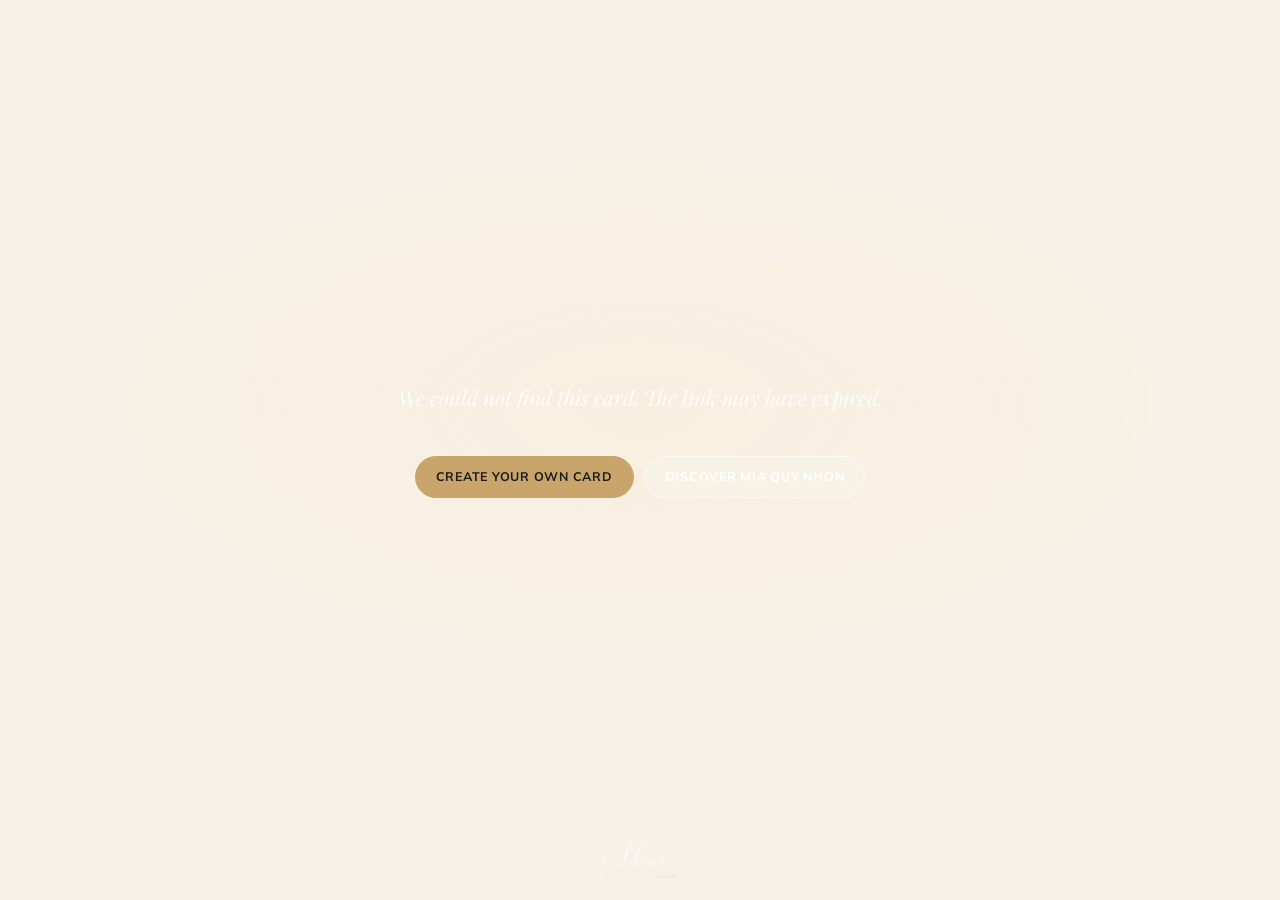
<file: ecard/card.html>
<!DOCTYPE html>
<html lang="vi">
<head>
  <meta charset="utf-8">
  <meta name="viewport" content="width=device-width, initial-scale=1, viewport-fit=cover">
  <title>Một tấm thiệp dành cho bạn · A card for you — Mia Quy Nhon</title>
  <meta name="robots" content="noindex">
  <meta property="og:title" content="A festive card for you — Mia Quy Nhon">
  <meta property="og:description" content="Open your Christmas & New Year greeting from the Quy Nhơn coast.">
  <meta name="theme-color" content="#7E3D2C">
  <link rel="icon" href="assets/img/logo-terracotta.png">
  <link rel="preconnect" href="https://fonts.googleapis.com">
  <link rel="preconnect" href="https://fonts.gstatic.com" crossorigin>
  <link href="https://fonts.googleapis.com/css2?family=Mulish:ital,wght@0,400;0,700;1,400&family=Playfair+Display:ital,wght@0,400;0,500;1,400;1,500&display=swap" rel="stylesheet">
  <link rel="stylesheet" href="assets/css/ecard.css">
</head>
<body class="viewer" id="viewer">
  <div class="viewer__glow"></div>
  <canvas class="fx" id="fx"></canvas>
  <button class="sound" id="sound" type="button" aria-label="Sound" hidden></button>

  <main class="scene" id="scene">
    <div class="loading" id="loading"><p></p></div>

    <div class="envelope-wrap" id="envWrap" hidden>
      <p class="envelope-intro" id="envIntro"></p>
      <p class="envelope-from" id="envFrom"></p>
      <button class="envelope" id="envelope" type="button">
        <span class="envelope__back"></span>
        <span class="envelope__letter"></span>
        <span class="envelope__front"></span>
        <span class="envelope__flap"></span>
        <span class="envelope__seal"><img src="assets/img/seal-m.png" alt="M"></span>
        <span class="envelope__name" id="envName"></span>
      </button>
      <div class="tap"><span class="tap__dot"></span><span id="tapLabel"></span><small id="soundHint"></small></div>
    </div>

    <div class="card-wrap" id="cardWrap" hidden><div id="card"></div></div>
    <nav class="dock" id="dock">
      <button class="btn btn--light" id="replay" type="button"></button>
      <a class="btn btn--gold" id="createOwn" href="index.html"></a>
      <a class="btn btn--light" id="discover" target="_blank" rel="noopener"></a>
    </nav>
  </main>
  <img class="brandmark" src="assets/img/logo-white.png" alt="Mia Quy Nhon | Fusion Collection">


  <script src="assets/js/config.js"></script>
  <script src="assets/js/motifs.js"></script>
  <script src="assets/js/themes.js"></script>
  <script src="assets/js/music.js"></script>
  <script src="assets/js/effects.js"></script>
  <script src="assets/js/viewer.js"></script>
</body>
</html>
</file>
<file: ecard/assets/css/ecard.css>
/* Mia Quy Nhon | Fusion Collection — Festive eCard */
:root {
  --terra: #A8513B; --terra-deep: #7E3D2C; --gold: #C9A56B; --coral: #E0967A;
  --ivory: #EFE4D2; --ivory-soft: #F7F1E7; --indigo: #234E64; --sea: #A8C8C7;
  --ink: #1A1C1B; --stone: #8A8B8C; --white: #fff;
  --serif: 'Playfair Display', Georgia, 'Times New Roman', serif;
  --sans: 'Mulish', 'Helvetica Neue', Arial, sans-serif;
  --radius: 14px;
  --shadow: 0 24px 60px -24px rgba(60, 25, 15, .45);
}
* { box-sizing: border-box; }
html, body { margin: 0; }
body { font-family: var(--sans); color: var(--ink); background: var(--ivory-soft); line-height: 1.55; -webkit-font-smoothing: antialiased; }
img { max-width: 100%; display: block; }
button, input, textarea { font: inherit; color: inherit; }
a { color: var(--terra); }
[hidden] { display: none !important; }
.sr-only { position: absolute; width: 1px; height: 1px; overflow: hidden; clip: rect(0 0 0 0); white-space: nowrap; }

/* ---------------- Buttons ---------------- */
.btn { display: inline-flex; align-items: center; justify-content: center; gap: .5em; border: 1px solid var(--terra);
  background: var(--terra); color: #fff; padding: .85em 1.6em; border-radius: 999px; cursor: pointer; text-decoration: none;
  font-weight: 700; letter-spacing: .06em; text-transform: uppercase; font-size: .78rem; transition: background .25s, transform .2s, box-shadow .25s; }
.btn:hover { background: var(--terra-deep); box-shadow: 0 10px 24px -12px rgba(126, 61, 44, .8); }
.btn:active { transform: translateY(1px); }
.btn:disabled { opacity: .55; cursor: progress; }
.btn--ghost { background: transparent; color: var(--terra); }
.btn--ghost:hover { background: rgba(168, 81, 59, .08); box-shadow: none; }
.btn--light { background: rgba(255,255,255,.12); border-color: rgba(255,255,255,.55); color: #fff; backdrop-filter: blur(6px); }
.btn--light:hover { background: rgba(255,255,255,.24); }
.btn--gold { background: var(--gold); border-color: var(--gold); color: var(--ink); }
.btn--gold:hover { background: #b8925a; }

/* ---------------- The card ----------------
 * Colours arrive as inline custom properties from the template.
 * Sizes use cqi (1% of card width) so every layout scales from thumbnail to full view. */
.ecard { --c-bg: #FBF7F0; --c-title: var(--terra); --c-sub: var(--indigo); --c-text: var(--ink); --c-accent: var(--gold); --pattern: none;
  position: relative; width: 100%; max-width: 440px; aspect-ratio: 5 / 8; margin: 0 auto;
  background: var(--c-bg); color: var(--c-text); border-radius: 6px;
  display: flex; flex-direction: column; box-shadow: var(--shadow); isolation: isolate;
  container-type: inline-size; }
.ecard::before { content: ''; position: absolute; inset: 0; z-index: -1; border-radius: inherit; pointer-events: none;
  background-image: var(--pattern), radial-gradient(ellipse at top, rgba(201,165,107,.14), transparent 60%); }
.ecard::after { content: ''; position: absolute; inset: 2.3cqi; border: 1px solid var(--c-accent); opacity: .55; pointer-events: none; border-radius: 3px; z-index: 3; }
.ecard__corner { position: absolute; width: 7.5cqi; height: 7.5cqi; border-color: var(--c-accent); border-style: solid; opacity: .9; z-index: 3; pointer-events: none; }
.ecard__corner--tl { top: 3.6cqi; left: 3.6cqi; border-width: 2px 0 0 2px; }
.ecard__corner--br { bottom: 3.6cqi; right: 3.6cqi; border-width: 0 2px 2px 0; }

.ecard__media { position: relative; margin: 6.4cqi 6.4cqi 0; flex: 0 0 auto; }
.ecard__arch { position: relative; aspect-ratio: 4 / 3.5; overflow: hidden; background: var(--ivory);
  border-radius: 50% 50% 4px 4px / 40% 40% 4px 4px;
  box-shadow: 0 0 0 1px var(--c-accent), 0 0 0 1.4cqi var(--c-bg), 0 0 0 calc(1.4cqi + 1px) rgba(201,165,107,.6); }
.ecard__arch img, .ecard__arch > svg { width: 100%; height: 100%; object-fit: cover; display: block; }

.ecard__head { display: flex; flex-direction: column; align-items: center; text-align: center; padding: 4.5cqi 9cqi 0; }
.ecard__text { flex: 1; display: flex; flex-direction: column; align-items: center; text-align: center; padding: 0 9cqi; }
.ecard__title { font-family: var(--serif); font-style: italic; font-weight: 500; color: var(--c-title); margin: 0;
  font-size: 8.6cqi; line-height: 1.1; text-wrap: balance; }
.ecard__subtitle { margin: .5em 0 0; font-size: 2.6cqi; letter-spacing: .22em; text-transform: uppercase; color: var(--c-sub); font-weight: 700; }
.ecard__rule { width: 60%; height: 1px; background: linear-gradient(90deg, transparent, var(--c-accent), transparent); margin: 3.2cqi 0 3cqi; position: relative; }
.ecard__rule span { position: absolute; left: 50%; top: 50%; width: 1.6cqi; height: 1.6cqi; background: var(--c-accent); transform: translate(-50%, -50%) rotate(45deg); }
.ecard__to { margin: 0 0 .3em; font-family: var(--serif); font-style: italic; font-size: 4.4cqi; color: var(--c-title); }
.ecard__message { margin: 0; font-size: 3.8cqi; line-height: 1.6; white-space: pre-line; overflow-wrap: anywhere; min-height: 1.6em; }
.ecard__message.typing::after { content: ''; display: inline-block; width: 1px; height: 1em; background: currentColor; margin-left: 2px; vertical-align: -2px; animation: caret .8s steps(1) infinite; }
@keyframes caret { 50% { opacity: 0; } }
.ecard__from { margin: .7em 0 0; font-family: var(--serif); font-style: italic; color: var(--c-title); font-size: 4.1cqi; }
.ecard__foot { display: flex; flex-direction: column; align-items: center; padding: 3cqi 0 7cqi; gap: 1cqi; }
.ecard__logo { width: 26cqi; height: auto; opacity: .95; }
.ecard__tagline { margin: 0; font-family: var(--serif); font-style: italic; font-size: 2.7cqi; color: var(--c-accent); letter-spacing: .04em; }
.ecard--dark .ecard__arch { background: #0b1a24; }

/* Layout · full-bleed artwork fading into the card */
.ecard--full .ecard__media { margin: 0; z-index: 0; }
.ecard--full .ecard__arch { aspect-ratio: 5 / 5.2; border-radius: 6px 6px 0 0; box-shadow: none; }
.ecard--full .ecard__veil { position: absolute; inset: 0; pointer-events: none;
  background: linear-gradient(to bottom, transparent 55%, color-mix(in srgb, var(--c-bg) 75%, transparent) 82%, var(--c-bg) 98%); }
.ecard--full .ecard__head { margin-top: -15cqi; position: relative; z-index: 1; padding-top: 0; }
.ecard--full .ecard__text, .ecard--full .ecard__foot { position: relative; z-index: 1; }
.ecard--full .ecard__corner--tl { display: none; }

/* Layout · medallion */
.ecard--medallion .ecard__media { width: 56%; margin: 12cqi auto 0; }
.ecard--medallion .ecard__arch { aspect-ratio: 1; border-radius: 50%; box-shadow: 0 0 0 1px var(--c-accent), 0 0 0 1.6cqi var(--c-bg), 0 0 0 calc(1.6cqi + 1px) var(--c-accent); }
.ecard__ring { position: absolute; inset: -16%; width: 132%; height: 132%; pointer-events: none; overflow: visible; }
.ecard--medallion .ecard__head { padding-top: 9cqi; }

/* Layout · postcard */
.ecard--postcard .ecard__media { margin: 0; }
.ecard--postcard .ecard__arch { aspect-ratio: 4 / 3.1; border-radius: 6px 6px 0 0; box-shadow: none; }
.ecard--postcard .ecard__corner--tl { display: none; }
.ecard--postcard::after { inset: 0; border: 0; border-bottom: 3px solid var(--c-accent); opacity: .9; border-radius: 6px; }
.ecard__stamp { position: absolute; right: 6cqi; bottom: -9cqi; width: 17cqi; aspect-ratio: 4 / 5; z-index: 2; transform: rotate(4deg);
  background: var(--c-bg); border: 1.2cqi dotted var(--c-bg); outline: 1px solid var(--c-accent); outline-offset: -2.2cqi;
  display: flex; flex-direction: column; align-items: center; justify-content: center; box-shadow: 0 6px 14px -8px rgba(0,0,0,.5); }
.ecard__stamp span { font-family: var(--serif); font-style: italic; font-size: 5cqi; color: var(--c-title); line-height: 1; }
.ecard__stamp small { font-size: 1.7cqi; letter-spacing: .12em; text-transform: uppercase; color: var(--c-sub); margin-top: 1cqi; font-weight: 700; }
.ecard__postmark { position: absolute; right: 18cqi; bottom: -8cqi; width: 26cqi; color: var(--c-accent); opacity: .7; z-index: 3; transform: rotate(-8deg); }
.ecard--postcard .ecard__head { align-items: flex-start; text-align: left; padding: 7cqi 9cqi 0; }
.ecard--postcard .ecard__title { padding-right: 16cqi; }
.ecard--postcard .ecard__rule { width: 34%; background: var(--c-accent); margin: 3cqi 0 2.6cqi; }
.ecard--postcard .ecard__rule span { left: 0; }
.ecard--postcard .ecard__text { align-items: flex-start; text-align: left; }
.ecard--postcard .ecard__foot { flex-direction: row; justify-content: space-between; align-items: flex-end; padding: 3cqi 9cqi 6cqi; }
.ecard--postcard .ecard__logo { width: 22cqi; }

/* Layout · polaroid */
.ecard--polaroid .ecard__media { width: 70%; margin: 11cqi auto 0; background: #fff; padding: 3cqi 3cqi 10cqi; transform: rotate(-3deg);
  box-shadow: 0 14px 26px -14px rgba(0,0,0,.45); }
.ecard--polaroid .ecard__media::before { content: ''; position: absolute; top: -3cqi; left: 50%; width: 22cqi; height: 6cqi; transform: translateX(-50%) rotate(2deg);
  background: rgba(239,228,210,.75); box-shadow: 0 1px 2px rgba(0,0,0,.08); z-index: 2; }
.ecard--polaroid .ecard__arch { aspect-ratio: 1; border-radius: 0; box-shadow: none; }
.ecard__caption { position: absolute; left: 0; right: 0; bottom: 2.6cqi; margin: 0; text-align: center; font-family: var(--serif); font-style: italic; font-size: 3.6cqi; color: #5a5048; }
.ecard--polaroid .ecard__head { padding-top: 6cqi; }

/* Layout · editorial (type-led, photo in the middle) */
.ecard--editorial .ecard__head { order: 1; padding-top: 12cqi; }
.ecard--editorial .ecard__media { order: 2; width: 52%; margin: 1cqi auto 0; }
.ecard--editorial .ecard__text { order: 3; padding-top: 5cqi; }
.ecard--editorial .ecard__foot { order: 4; }
.ecard--editorial .ecard__title { font-size: 11.5cqi; }
.ecard--editorial .ecard__rule { width: 30%; }
.ecard--editorial .ecard__arch { aspect-ratio: 4 / 4.6; border-radius: 50% 50% 0 0 / 34% 34% 0 0; box-shadow: none; }
.ecard--editorial .ecard__media::before { content: ''; position: absolute; inset: 0; transform: translate(2.4cqi, 2.4cqi); border: 1px solid var(--c-accent);
  border-radius: 50% 50% 0 0 / 34% 34% 0 0; z-index: -1; }

/* Thumbnails in the template picker */
.ecard--thumb { box-shadow: 0 6px 16px -10px rgba(60,25,15,.6); }
.ecard--thumb .ecard__message { -webkit-line-clamp: 3; display: -webkit-box; -webkit-box-orient: vertical; overflow: hidden; }

/* ---------------- Builder page ---------------- */
.topbar { display: flex; align-items: center; justify-content: space-between; padding: 18px clamp(18px, 4vw, 48px); background: var(--terra); }
.topbar__logo { height: 44px; width: auto; }
.lang { display: inline-flex; border: 1px solid rgba(255,255,255,.55); border-radius: 999px; overflow: hidden; }
.lang button { background: none; border: 0; color: #fff; padding: .4em .9em; font-size: .75rem; font-weight: 700; letter-spacing: .1em; cursor: pointer; }
.lang button[aria-pressed="true"] { background: #fff; color: var(--terra); }

.hero { background: var(--terra); color: #fff; text-align: center; padding: 28px 20px 92px; position: relative; overflow: hidden; }
.hero::after { content: ''; position: absolute; left: 0; right: 0; bottom: 0; height: 60px; background: var(--ivory-soft);
  clip-path: ellipse(70% 100% at 50% 100%); }
.hero__eyebrow { font-size: .72rem; letter-spacing: .3em; text-transform: uppercase; color: var(--gold); font-weight: 700; margin: 0 0 .8em; }
.hero__title { font-family: var(--serif); font-style: italic; font-weight: 500; font-size: clamp(1.9rem, 4.6vw, 3.1rem); margin: 0 auto; max-width: 18em; line-height: 1.15; }
.hero__lede { max-width: 38em; margin: 1em auto 0; opacity: .9; font-size: 1.02rem; }

.builder { max-width: 1180px; margin: -40px auto 60px; padding: 0 clamp(16px, 3vw, 32px); display: grid; grid-template-columns: minmax(0, 1.25fr) minmax(300px, .9fr); gap: 36px; position: relative; z-index: 1; }
.panel { background: #fff; border-radius: var(--radius); padding: clamp(20px, 3vw, 34px); box-shadow: 0 10px 40px -28px rgba(60,25,15,.5); }
.step + .step { margin-top: 34px; padding-top: 30px; border-top: 1px solid rgba(201,165,107,.35); }
.step__head { display: flex; align-items: baseline; gap: 14px; margin-bottom: 18px; }
.step__num { font-family: var(--serif); font-style: italic; color: var(--gold); font-size: 1.6rem; line-height: 1; }
.step__title { font-family: var(--serif); font-size: 1.35rem; font-weight: 500; margin: 0; color: var(--terra); }

.occasions { display: inline-flex; gap: 6px; padding: 5px; background: var(--ivory-soft); border: 1px solid rgba(201,165,107,.45); border-radius: 999px; margin-bottom: 18px; }
.occasion { border: 0; background: none; padding: .6em 1.3em; border-radius: 999px; cursor: pointer; font-weight: 700; font-size: .82rem; letter-spacing: .04em; color: var(--stone); transition: background .2s, color .2s; }
.occasion[aria-selected="true"] { background: var(--terra); color: #fff; }
.occasion small { font-weight: 400; opacity: .75; margin-left: .35em; }
.templates { display: grid; grid-template-columns: repeat(auto-fill, minmax(122px, 1fr)); gap: 18px 14px; }
.tpl { border: 0; background: none; padding: 0; cursor: pointer; text-align: center; font: inherit; color: inherit; }
.tpl__card { position: relative; border-radius: 8px; padding: 6px; transition: transform .2s, box-shadow .25s; }
.tpl:hover .tpl__card { transform: translateY(-3px); }
.tpl[aria-checked="true"] .tpl__card { box-shadow: 0 0 0 2px var(--terra); }
.tpl[aria-checked="true"] .tpl__card::after { content: '✓'; position: absolute; top: -6px; right: -6px; width: 22px; height: 22px; border-radius: 50%; background: var(--terra); color: #fff; font-size: .72rem; display: grid; place-items: center; z-index: 5; }
.tpl .ecard { pointer-events: none; }
.tpl__name { display: block; font-family: var(--serif); font-size: .9rem; margin-top: 8px; line-height: 1.25; }
.tpl__song { display: block; font-size: .64rem; color: var(--terra); letter-spacing: .06em; text-transform: uppercase; font-weight: 700; margin-top: 3px; }

.drop { display: block; border: 1.5px dashed rgba(168,81,59,.45); border-radius: 12px; padding: 26px; text-align: center; cursor: pointer; background: var(--ivory-soft); transition: background .2s, border-color .2s; }
.drop.is-over, .drop:hover { background: #F3E9DA; border-color: var(--terra); }
.drop__icon { width: 40px; height: 40px; margin: 0 auto 8px; color: var(--terra); }
.drop__title { font-weight: 700; margin: 0; }
.drop__hint, .muted { font-size: .82rem; color: var(--stone); margin: 4px 0 0; }
.photo-tools { display: none; align-items: center; gap: 16px; margin-top: 14px; flex-wrap: wrap; }
.photo-tools.is-on { display: flex; }
.photo-tools img { width: 64px; height: 64px; object-fit: cover; border-radius: 8px; }
.photo-tools label { font-size: .82rem; color: var(--stone); display: flex; flex-direction: column; gap: 4px; flex: 1; min-width: 160px; }
input[type=range] { accent-color: var(--terra); }

.field { display: flex; flex-direction: column; gap: 6px; margin-bottom: 16px; }
.field > span { font-size: .8rem; font-weight: 700; letter-spacing: .04em; color: var(--ink); }
.field > span em { color: var(--terra); font-style: normal; }
.input { border: 1px solid #DCCFBC; background: #FFFDF9; border-radius: 10px; padding: .8em 1em; width: 100%; transition: border-color .2s, box-shadow .2s; }
.input:focus { outline: none; border-color: var(--terra); box-shadow: 0 0 0 3px rgba(168,81,59,.15); }
textarea.input { resize: vertical; min-height: 120px; line-height: 1.55; }
.row { display: grid; grid-template-columns: 1fr 1fr; gap: 14px; }
.counter { font-size: .75rem; color: var(--stone); text-align: right; margin-top: -10px; margin-bottom: 12px; }
.chips { display: flex; flex-direction: column; gap: 8px; margin-bottom: 18px; }
.chip { text-align: left; border: 1px solid rgba(201,165,107,.6); background: var(--ivory-soft); border-radius: 10px; padding: .6em .9em; font-size: .84rem; cursor: pointer; transition: background .2s, border-color .2s; }
.chip:hover { background: #F3E9DA; border-color: var(--terra); }
.chips__label { font-size: .75rem; letter-spacing: .14em; text-transform: uppercase; color: var(--stone); font-weight: 700; margin: 0 0 8px; }
.recipient { display: grid; grid-template-columns: 1fr 1.4fr auto; gap: 10px; margin-bottom: 10px; align-items: center; }
.recipient__del { width: 36px; height: 36px; border-radius: 50%; border: 1px solid #DCCFBC; background: #fff; cursor: pointer; color: var(--stone); }
.recipient__del:hover { color: var(--terra); border-color: var(--terra); }
.linkbtn { background: none; border: 0; color: var(--terra); font-weight: 700; cursor: pointer; padding: 4px 0; font-size: .85rem; }
.check { display: flex; gap: 10px; align-items: flex-start; font-size: .85rem; margin: 18px 0; }
.check input { accent-color: var(--terra); margin-top: 3px; }
.hp { position: absolute; left: -9999px; }
.actions { display: flex; gap: 12px; flex-wrap: wrap; margin-top: 8px; }
.notice { border-radius: 10px; padding: .8em 1em; font-size: .86rem; margin: 0 0 16px; display: none; }
.notice.is-on { display: block; }
.notice--info { background: #EAF2F2; color: #24474A; }
.notice--error { background: #FBEAE5; color: #7E3D2C; }

.preview { position: sticky; top: 20px; align-self: start; }
.preview__label { font-size: .72rem; letter-spacing: .26em; text-transform: uppercase; color: var(--stone); font-weight: 700; text-align: center; margin: 0 0 12px; }
.preview__stage { border-radius: var(--radius); padding: 28px 24px; position: relative; overflow: hidden; transition: background .5s; }
.preview__stage .ecard { max-width: 360px; }

.done { text-align: center; padding: 30px 10px; }
.done__seal { width: 84px; height: 84px; margin: 0 auto 14px; }
.done h2 { font-family: var(--serif); font-style: italic; font-weight: 500; color: var(--terra); font-size: 2rem; margin: 0 0 .3em; }
.done p { max-width: 30em; margin: 0 auto 1.4em; color: #4a4a48; }

.site-foot { text-align: center; font-size: .78rem; color: var(--stone); padding: 0 20px 40px; }
.site-foot em { font-family: var(--serif); color: var(--terra); }

/* Theme stage backgrounds (builder preview + viewer) */

@media (max-width: 900px) {
  .builder { grid-template-columns: 1fr; }
  .preview { position: relative; top: 0; order: -1; }
  .preview__stage .ecard { max-width: 300px; }
}
@media (max-width: 520px) {
  .card-wrap { width: 92vw; }
  .badge { top: 76px; }
  .row, .recipient { grid-template-columns: 1fr; }
  .recipient__del { justify-self: end; }
  .topbar__logo { height: 34px; }
}

/* ---------------- Viewer page ---------------- */
.viewer { min-height: 100vh; min-height: 100dvh; position: relative; overflow: hidden; color: #fff; }
.viewer canvas.fx { position: fixed; inset: 0; width: 100%; height: 100%; pointer-events: none; z-index: 1; }
.viewer__glow { position: fixed; inset: 0; pointer-events: none; z-index: 0; background: radial-gradient(60% 40% at 50% 45%, rgba(255,230,190,.18), transparent 70%); }
.scene { position: relative; z-index: 2; min-height: 100vh; min-height: 100dvh; display: flex; flex-direction: column; align-items: center; justify-content: center; gap: 22px; padding: 76px 16px 32px; }
body:not(.is-open) .scene { padding-bottom: 110px; }

.envelope-wrap { text-align: center; perspective: 1400px; transition: opacity .6s, transform .8s; }
.envelope-wrap.is-gone { opacity: 0; transform: translateY(40px) scale(.96); pointer-events: none; position: absolute; }
.envelope-intro { font-family: var(--serif); font-style: italic; font-size: clamp(1.3rem, 4vw, 1.9rem); margin: 0 0 4px; }
.envelope-from { margin: 0 0 26px; font-size: .8rem; letter-spacing: .24em; text-transform: uppercase; color: var(--gold); font-weight: 700; }
.envelope { position: relative; width: min(84vw, 420px); aspect-ratio: 3 / 2; margin: 0 auto; cursor: pointer; border: 0; padding: 0; background: none;
  filter: drop-shadow(0 30px 40px rgba(0,0,0,.35)); animation: float 4s ease-in-out infinite; }
.envelope:focus-visible { outline: 2px solid var(--gold); outline-offset: 8px; border-radius: 8px; }
@keyframes float { 50% { transform: translateY(-8px); } }
.envelope__back { position: absolute; inset: 0; background: #F4EBDD; border-radius: 6px; }
.envelope__letter { position: absolute; z-index: 1; left: 6%; right: 6%; top: 8%; bottom: 8%; background: #FBF7F0; border-radius: 3px; transition: transform .9s cubic-bezier(.2,.8,.2,1) .35s;
  background-image: linear-gradient(transparent 0 30%, rgba(201,165,107,.35) 30% 31%, transparent 31% 45%, rgba(201,165,107,.35) 45% 46%, transparent 46%); }
.envelope__front { position: absolute; inset: 0; border-radius: 6px; overflow: hidden; }
.envelope__front { z-index: 2; }
.envelope__front::before { content: ''; position: absolute; inset: 0; background: #EADCC6; clip-path: polygon(0 0, 50% 58%, 100% 0, 100% 100%, 0 100%); }
.envelope__front::after { content: ''; position: absolute; inset: 0; background: #E2CFB2; clip-path: polygon(0 100%, 50% 52%, 100% 100%); }
.envelope__flap { position: absolute; left: 0; right: 0; top: 0; height: 62%; transform-origin: top center; transition: transform .7s cubic-bezier(.4,0,.2,1), z-index 0s .35s; z-index: 3; }
.envelope__flap::before { content: ''; position: absolute; inset: 0; background: #E9DAC2; clip-path: polygon(0 0, 100% 0, 50% 100%); border-radius: 6px 6px 0 0; }
.envelope__seal { position: absolute; left: 50%; top: 62%; width: 72px; height: 72px; transform: translate(-50%, -50%); z-index: 4; border-radius: 50%;
  background: radial-gradient(circle at 35% 30%, #C5664B, #A8513B 45%, #7E3D2C); box-shadow: 0 4px 10px rgba(0,0,0,.35), inset 0 0 0 4px rgba(0,0,0,.08), inset 0 0 0 6px rgba(201,165,107,.55);
  display: grid; place-items: center; transition: transform .5s, opacity .4s; }
.envelope__seal img { width: 64%; height: auto; transform: translateY(1px); filter: drop-shadow(0 1px 0 rgba(0,0,0,.25)); }
.envelope__name { position: absolute; left: 0; right: 0; bottom: 12%; z-index: 4; color: var(--terra-deep); font-family: var(--serif); font-style: italic; font-size: clamp(1rem, 3.6vw, 1.3rem); }
.envelope.is-open { animation: none; }
.envelope.is-open .envelope__flap { transform: rotateX(180deg); z-index: 0; }
.envelope.is-open .envelope__seal { transform: translate(-50%, -50%) scale(.4); opacity: 0; }
.envelope.is-open .envelope__letter { transform: translateY(-46%); }
.tap { margin-top: 30px; display: inline-flex; flex-direction: column; align-items: center; gap: 6px; font-size: .78rem; letter-spacing: .22em; text-transform: uppercase; font-weight: 700; }
.tap small { letter-spacing: .04em; text-transform: none; font-weight: 400; opacity: .75; font-size: .78rem; }
.tap__dot { width: 10px; height: 10px; border-radius: 50%; background: var(--gold); animation: pulse 1.6s ease-out infinite; }
@keyframes pulse { 0% { box-shadow: 0 0 0 0 rgba(201,165,107,.7); } 100% { box-shadow: 0 0 0 18px rgba(201,165,107,0); } }

.card-wrap { width: min(92vw, 440px, calc((100dvh - 200px) * .62)); opacity: 0; transform: translateY(60px) scale(.9) rotateX(12deg); transition: opacity 1s ease, transform 1.2s cubic-bezier(.2,.8,.2,1); perspective: 1200px; }
.card-wrap.is-shown { opacity: 1; transform: none; }
.card-wrap .ecard { box-shadow: 0 40px 80px -30px rgba(0,0,0,.6); }
.card-wrap.is-shown .ecard__arch img, .card-wrap.is-shown .ecard__arch svg { animation: kenburns 18s ease-in-out infinite alternate; }
@keyframes kenburns { from { transform: scale(1); } to { transform: scale(1.08); } }
.card-wrap .ecard__title { opacity: 0; transform: translateY(12px); transition: opacity .9s .6s, transform .9s .6s; }
.card-wrap .ecard__subtitle, .card-wrap .ecard__rule { opacity: 0; transition: opacity .9s 1s; }
.card-wrap.is-shown .ecard__title, .card-wrap.is-shown .ecard__subtitle, .card-wrap.is-shown .ecard__rule { opacity: 1; transform: none; }
.card-wrap .ecard__arch::after { content: ''; position: absolute; inset: 0; background: linear-gradient(105deg, transparent 35%, rgba(255,255,255,.45) 50%, transparent 65%); transform: translateX(-120%); }
.card-wrap.is-shown .ecard__arch::after { animation: sheen 1.6s .5s ease-out forwards; }
@keyframes sheen { to { transform: translateX(120%); } }

.dock { position: relative; z-index: 5; display: none; justify-content: center; gap: 10px; flex-wrap: wrap; padding: 0 0 8px; }
.dock.is-on { display: flex; animation: dockIn .7s 1.4s both; }
@keyframes dockIn { from { opacity: 0; transform: translateY(16px); } }
.sound { position: fixed; top: 16px; right: 16px; z-index: 6; width: 46px; height: 46px; border-radius: 50%; border: 1px solid rgba(255,255,255,.5); background: rgba(0,0,0,.18); color: #fff; cursor: pointer; display: grid; place-items: center; backdrop-filter: blur(6px); }
.sound svg { width: 20px; height: 20px; }
.brandmark { position: fixed; left: 50%; bottom: calc(22px + env(safe-area-inset-bottom)); transform: translateX(-50%); z-index: 6; height: 40px; width: auto; opacity: .9; transition: opacity .6s; }
body.is-open .brandmark { opacity: 0; pointer-events: none; }
.badge { position: fixed; top: 24px; left: 50%; transform: translateX(-50%); z-index: 6; background: var(--gold); color: var(--ink); font-size: .7rem; letter-spacing: .2em; text-transform: uppercase; font-weight: 700; padding: .4em 1em; border-radius: 999px; }
.loading { font-family: var(--serif); font-style: italic; font-size: 1.3rem; opacity: .85; text-align: center; }
.loading p { max-width: 24em; }
@media (prefers-reduced-motion: reduce) {
  .envelope, .card-wrap.is-shown .ecard__arch img, .card-wrap.is-shown .ecard__arch svg { animation: none; }
}
</file>
